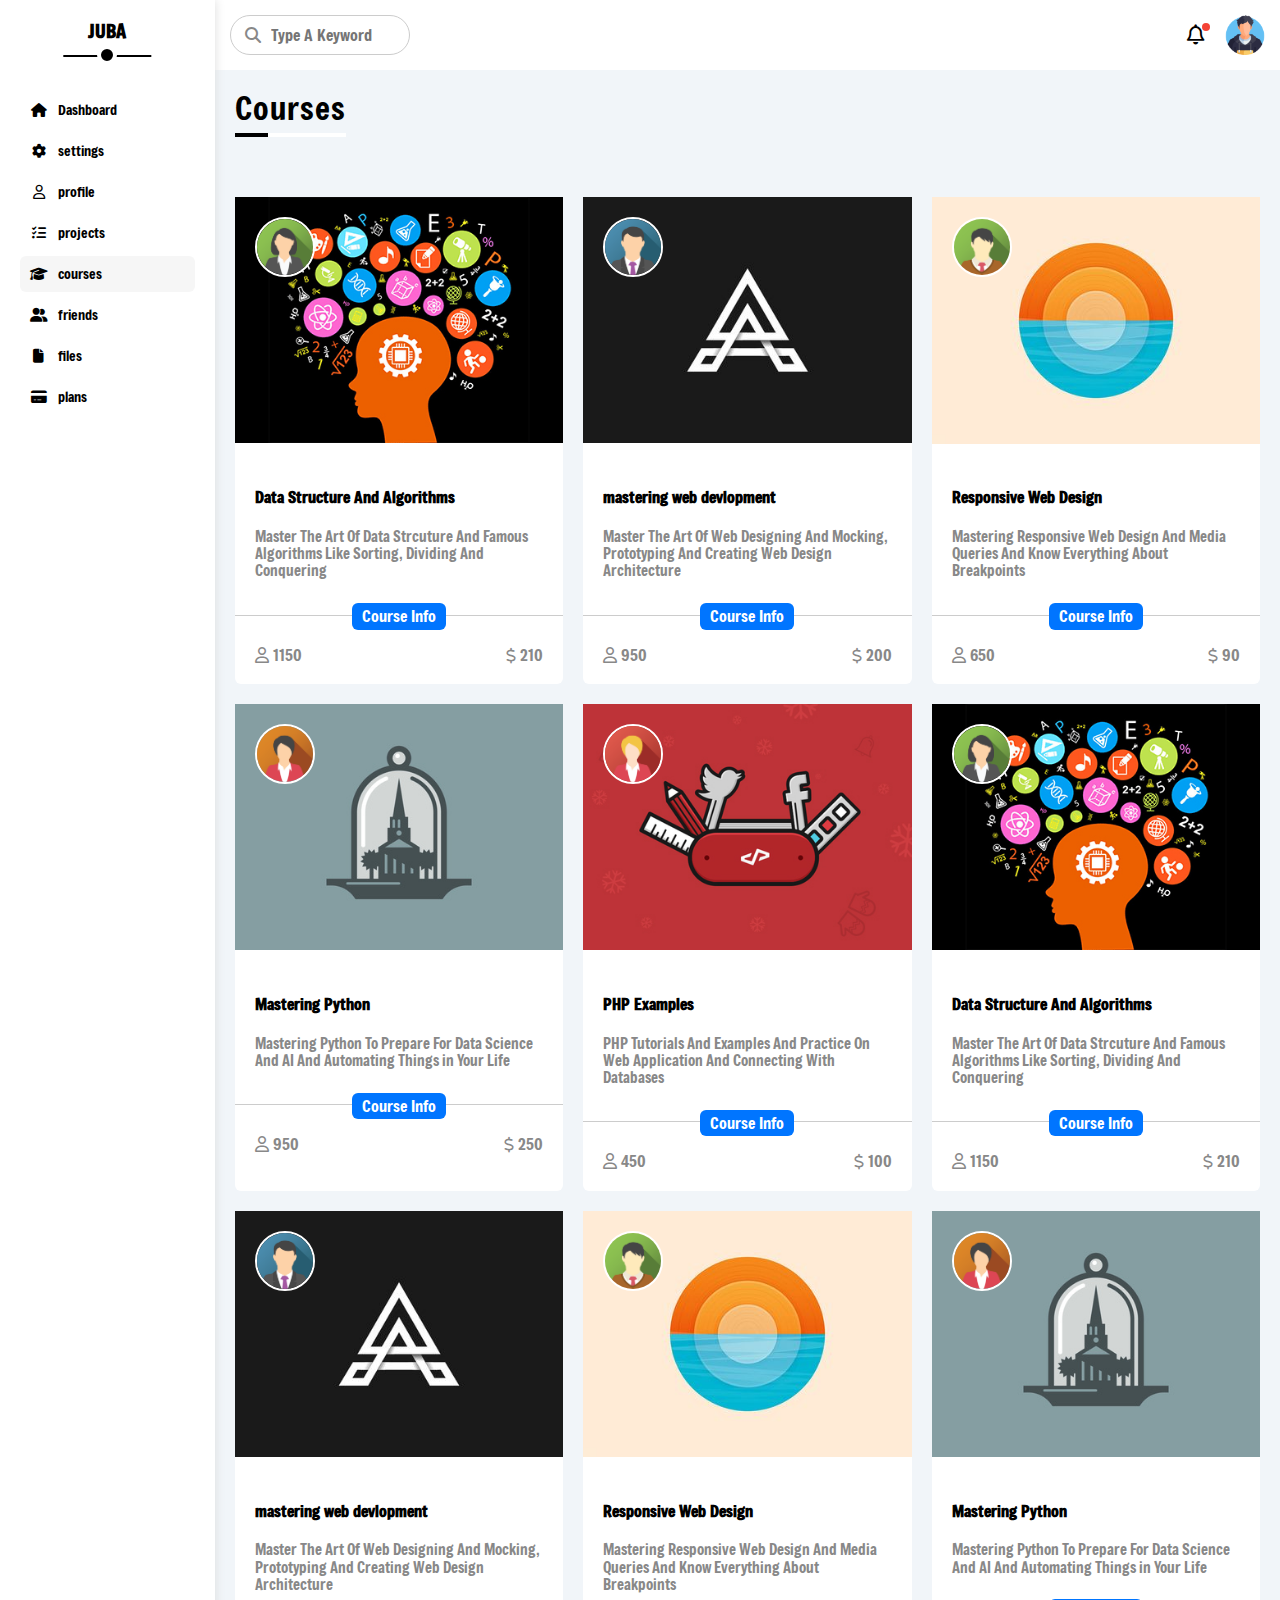
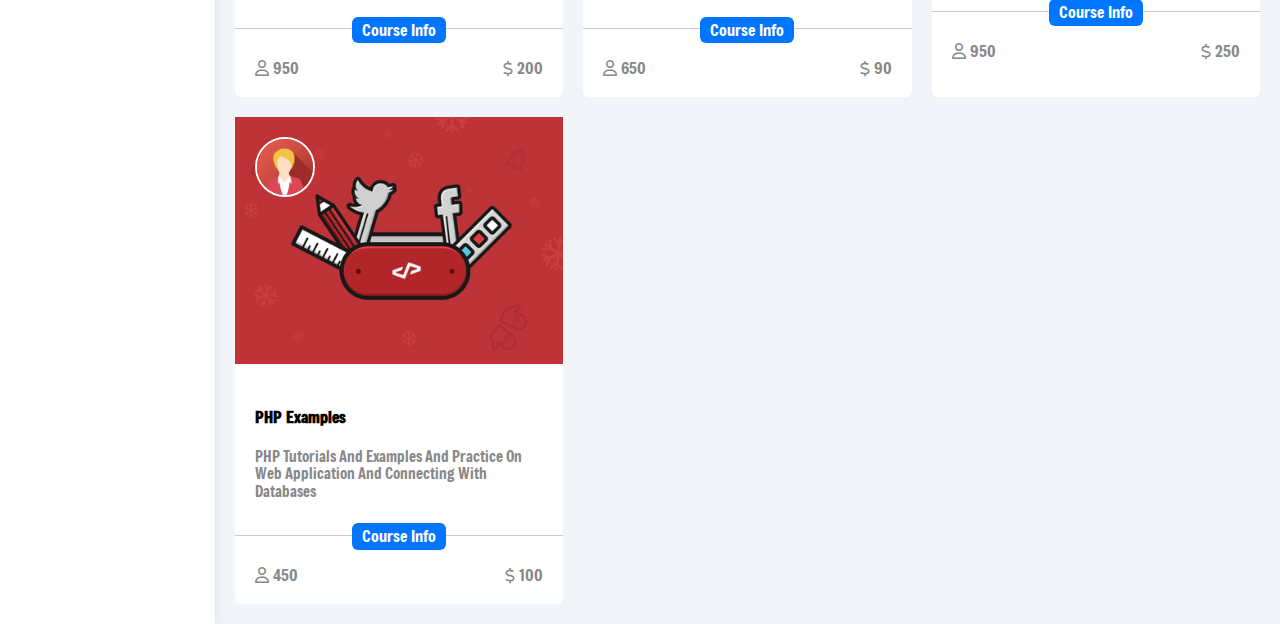
<file: courses.html>
<!DOCTYPE html>
<html lang="en">
<head>
    <meta charset="UTF-8">
    <meta name="viewport" content="width=device-width, initial-scale=1.0">
    <title>courses</title>
    <link rel="stylesheet" href="css/framework.css">
    <link rel="stylesheet" href="css/normallize.css">
    <link rel="stylesheet" href="css/main.css">
    <link rel="stylesheet" href="css/all.min.css">
    <!-- google fonts -->
    <link rel="preconnect" href="https://fonts.googleapis.com">
    <link rel="preconnect" href="https://fonts.gstatic.com" crossorigin>
    <link href="https://fonts.googleapis.com/css2?family=Freeman&display=swap" rel="stylesheet">
</head>
<body>
    <div class="page d-flex">
        <div class="sidebar bg-white p-20 p-relative">
        <h3 class="p-relative txt-c mt-0">JUBA</h3>
        <ul>
            <li>
                <a class="d-flex align-center fs-14 c-black rad-6 p-10" href="index.html">
                    <i class="fa-solid fa-house fa-fw"></i>
                    <span>Dashboard</span>
                </a>
            </li>
            <li>
                <a class=" d-flex align-center fs-14 c-black rad-6 p-10" href="setting.html">
                    <i class="fa-solid fa-gear fa-fw"></i>
                    <span>settings</span>
                </a>
            </li>
            <li>
                <a class=" d-flex align-center fs-14 c-black rad-6 p-10" href="profile.html">
                    <i class="fa-regular fa-user fa-fw"></i>
                    <span>profile</span>
                </a>
            </li>
            <li>
                <a class=" d-flex align-center fs-14 c-black rad-6 p-10" href="projects.html">
                    <i class="fa-solid fa-list-check fa-fw"></i>
                    <span>projects</span>
                </a>
            </li>
            <li>
                <a class=" active d-flex align-center fs-14 c-black rad-6 p-10" href="courses.html">
                    <i class="fa-solid fa-graduation-cap fa-fw"></i>
                    <span>courses</span>
                </a>
            </li>
            <li>
                <a class=" d-flex align-center fs-14 c-black rad-6 p-10" href="friends.html">
                    <i class="fa-solid fa-user-group fa-fw"></i>
                    <span>friends</span>
                </a>
            </li>
            <li>
                <a class=" d-flex align-center fs-14 c-black rad-6 p-10" href="files.html">
                    <i class="fa-solid fa-file fa-fw"></i>
                    <span>files</span>
                </a>
            </li>
            <li>
                <a class="d-flex align-center fs-14 c-black rad-6 p-10" href="plans.html">
                    <i class="fa-solid fa-credit-card fa-fw"></i>
                    <span>plans</span>
                </a>
            </li>
        </ul>
    </div>
        <div class="content w-full">
            <!-- start header -->
            <header class="head bg-white p-15 between-flex">
                <div class="search p-relative">
                <input class="p-10" type="search" placeholder="Type A Keyword" />
            </div>
                <div class="icons d-flex align-center">
                    <span class="notification p-relative">
                    <i class="fa-regular fa-bell fa-lg"></i>
                    </span>
                    <img decoding="async" src="images/boy.png" alt="" />
                </div>
            </header>
            <!-- end header -->
    <h1 class="p-relative">courses</h1>
    <div class="course-page d-grid m-20 gap-20">
        <div class="course bg-white rad-6 p-relative">
            <img class="cover" src="images/course-02.jpg" alt="">
            <img class="tutor p-absolute" src="images/avatars/team-02.png" alt="">
            <div class="info">
                <h4>Data Structure And Algorithms</h4>
                <p class="c-gray fs-15 ">Master The Art Of Data Strcuture And Famous Algorithms Like Sorting, Dividing And Conquering</p>
                <button class="btn-shape b-none bg-blue p-absolute">Course Info</button>
                
            </div>
            <div class="last-div between-flex">
            <span class="c-gray">
                <i class="fa-regular fa-user"></i>
                1150
            </span>
            <span class="c-gray">
                <i class="fa-regular fa-dollar"></i>
                210 
            </span>
            </div>
        </div>
        <div class="course bg-white rad-6 p-relative">
            <img class="cover" src="images/course-01.jpg" alt="">
            <img class="tutor p-absolute" src="images/avatars/team-01.png" alt="">
            <div class="info">
                <h4>mastering web devlopment</h4>
                <p class="c-gray fs-15 ">Master The Art Of Web Designing And Mocking, Prototyping And Creating Web Design Architecture</p>
                <button class="btn-shape b-none bg-blue p-absolute">Course Info</button>
                
            </div>
            <div class="last-div between-flex">
            <span class="c-gray">
                <i class="fa-regular fa-user"></i>
                950
            </span>
            <span class="c-gray">
                <i class="fa-regular fa-dollar"></i>
                200 
            </span>
            </div>
        </div>
        <div class="course bg-white rad-6 p-relative">
            <img class="cover" src="images/course-03.jpg" alt="">
            <img class="tutor p-absolute" src="images/avatars/team-03.png" alt="">
            <div class="info">
                <h4>Responsive Web Design</h4>
                <p class="c-gray fs-15 ">Mastering Responsive Web Design And Media Queries And Know Everything About Breakpoints</p>
                <button class="btn-shape b-none bg-blue p-absolute">Course Info</button>
                
            </div>
            <div class="last-div between-flex">
            <span class="c-gray">
                <i class="fa-regular fa-user"></i>
                650
            </span>
            <span class="c-gray">
                <i class="fa-regular fa-dollar"></i>
                90 
            </span>
            </div>
        </div>
        <div class="course bg-white rad-6 p-relative">
            <img class="cover" src="images/course-04.jpg" alt="">
            <img class="tutor p-absolute" src="images/avatars/team-04.png" alt="">
            <div class="info">
                <h4>Mastering Python</h4>
                <p class="c-gray fs-15 ">Mastering Python To Prepare For Data Science And AI And Automating Things in Your Life</p>
                <button class="btn-shape b-none bg-blue p-absolute">Course Info</button>
                
            </div>
            <div class="last-div between-flex">
            <span class="c-gray">
                <i class="fa-regular fa-user"></i>
                950
            </span>
            <span class="c-gray">
                <i class="fa-regular fa-dollar"></i>
                250 
            </span>
            </div>
        </div>
        <div class="course bg-white rad-6 p-relative">
            <img class="cover" src="images/course-05.jpg" alt="">
            <img class="tutor p-absolute" src="images/avatars/team-05.png" alt="">
            <div class="info">
                <h4>PHP Examples</h4>
                <p class="c-gray fs-15 ">PHP Tutorials And Examples And Practice On Web Application And Connecting With Databases</p>
                <button class="btn-shape b-none bg-blue p-absolute">Course Info</button>
                
            </div>
            <div class="last-div between-flex">
            <span class="c-gray">
                <i class="fa-regular fa-user"></i>
                450
            </span>
            <span class="c-gray">
                <i class="fa-regular fa-dollar"></i>
                100 
            </span>
            </div>
        </div>
        <div class="course bg-white rad-6 p-relative">
            <img class="cover" src="images/course-02.jpg" alt="">
            <img class="tutor p-absolute" src="images/avatars/team-02.png" alt="">
            <div class="info">
                <h4>Data Structure And Algorithms</h4>
                <p class="c-gray fs-15 ">Master The Art Of Data Strcuture And Famous Algorithms Like Sorting, Dividing And Conquering</p>
                <button class="btn-shape b-none bg-blue p-absolute">Course Info</button>
                
            </div>
            <div class="last-div between-flex">
            <span class="c-gray">
                <i class="fa-regular fa-user"></i>
                1150
            </span>
            <span class="c-gray">
                <i class="fa-regular fa-dollar"></i>
                210 
            </span>
            </div>
        </div>
        <div class="course bg-white rad-6 p-relative">
            <img class="cover" src="images/course-01.jpg" alt="">
            <img class="tutor p-absolute" src="images/avatars/team-01.png" alt="">
            <div class="info">
                <h4>mastering web devlopment</h4>
                <p class="c-gray fs-15 ">Master The Art Of Web Designing And Mocking, Prototyping And Creating Web Design Architecture</p>
                <button class="btn-shape b-none bg-blue p-absolute">Course Info</button>
                
            </div>
            <div class="last-div between-flex">
            <span class="c-gray">
                <i class="fa-regular fa-user"></i>
                950
            </span>
            <span class="c-gray">
                <i class="fa-regular fa-dollar"></i>
                200 
            </span>
            </div>
        </div>
        <div class="course bg-white rad-6 p-relative">
            <img class="cover" src="images/course-03.jpg" alt="">
            <img class="tutor p-absolute" src="images/avatars/team-03.png" alt="">
            <div class="info">
                <h4>Responsive Web Design</h4>
                <p class="c-gray fs-15 ">Mastering Responsive Web Design And Media Queries And Know Everything About Breakpoints</p>
                <button class="btn-shape b-none bg-blue p-absolute">Course Info</button>
                
            </div>
            <div class="last-div between-flex">
            <span class="c-gray">
                <i class="fa-regular fa-user"></i>
                650
            </span>
            <span class="c-gray">
                <i class="fa-regular fa-dollar"></i>
                90 
            </span>
            </div>
        </div>
        <div class="course bg-white rad-6 p-relative">
            <img class="cover" src="images/course-04.jpg" alt="">
            <img class="tutor p-absolute" src="images/avatars/team-04.png" alt="">
            <div class="info">
                <h4>Mastering Python</h4>
                <p class="c-gray fs-15 ">Mastering Python To Prepare For Data Science And AI And Automating Things in Your Life</p>
                <button class="btn-shape b-none bg-blue p-absolute">Course Info</button>
                
            </div>
            <div class="last-div between-flex">
            <span class="c-gray">
                <i class="fa-regular fa-user"></i>
                950
            </span>
            <span class="c-gray">
                <i class="fa-regular fa-dollar"></i>
                250 
            </span>
            </div>
        </div>
        <div class="course bg-white rad-6 p-relative">
            <img class="cover" src="images/course-05.jpg" alt="">
            <img class="tutor p-absolute" src="images/avatars/team-05.png" alt="">
            <div class="info">
                <h4>PHP Examples</h4>
                <p class="c-gray fs-15 ">PHP Tutorials And Examples And Practice On Web Application And Connecting With Databases</p>
                <button class="btn-shape b-none bg-blue p-absolute">Course Info</button>
                
            </div>
            <div class="last-div between-flex">
            <span class="c-gray">
                <i class="fa-regular fa-user"></i>
                450
            </span>
            <span class="c-gray">
                <i class="fa-regular fa-dollar"></i>
                100 
            </span>
            </div>
        </div>
        </div>
    </div>

</body>
</html>
</file>
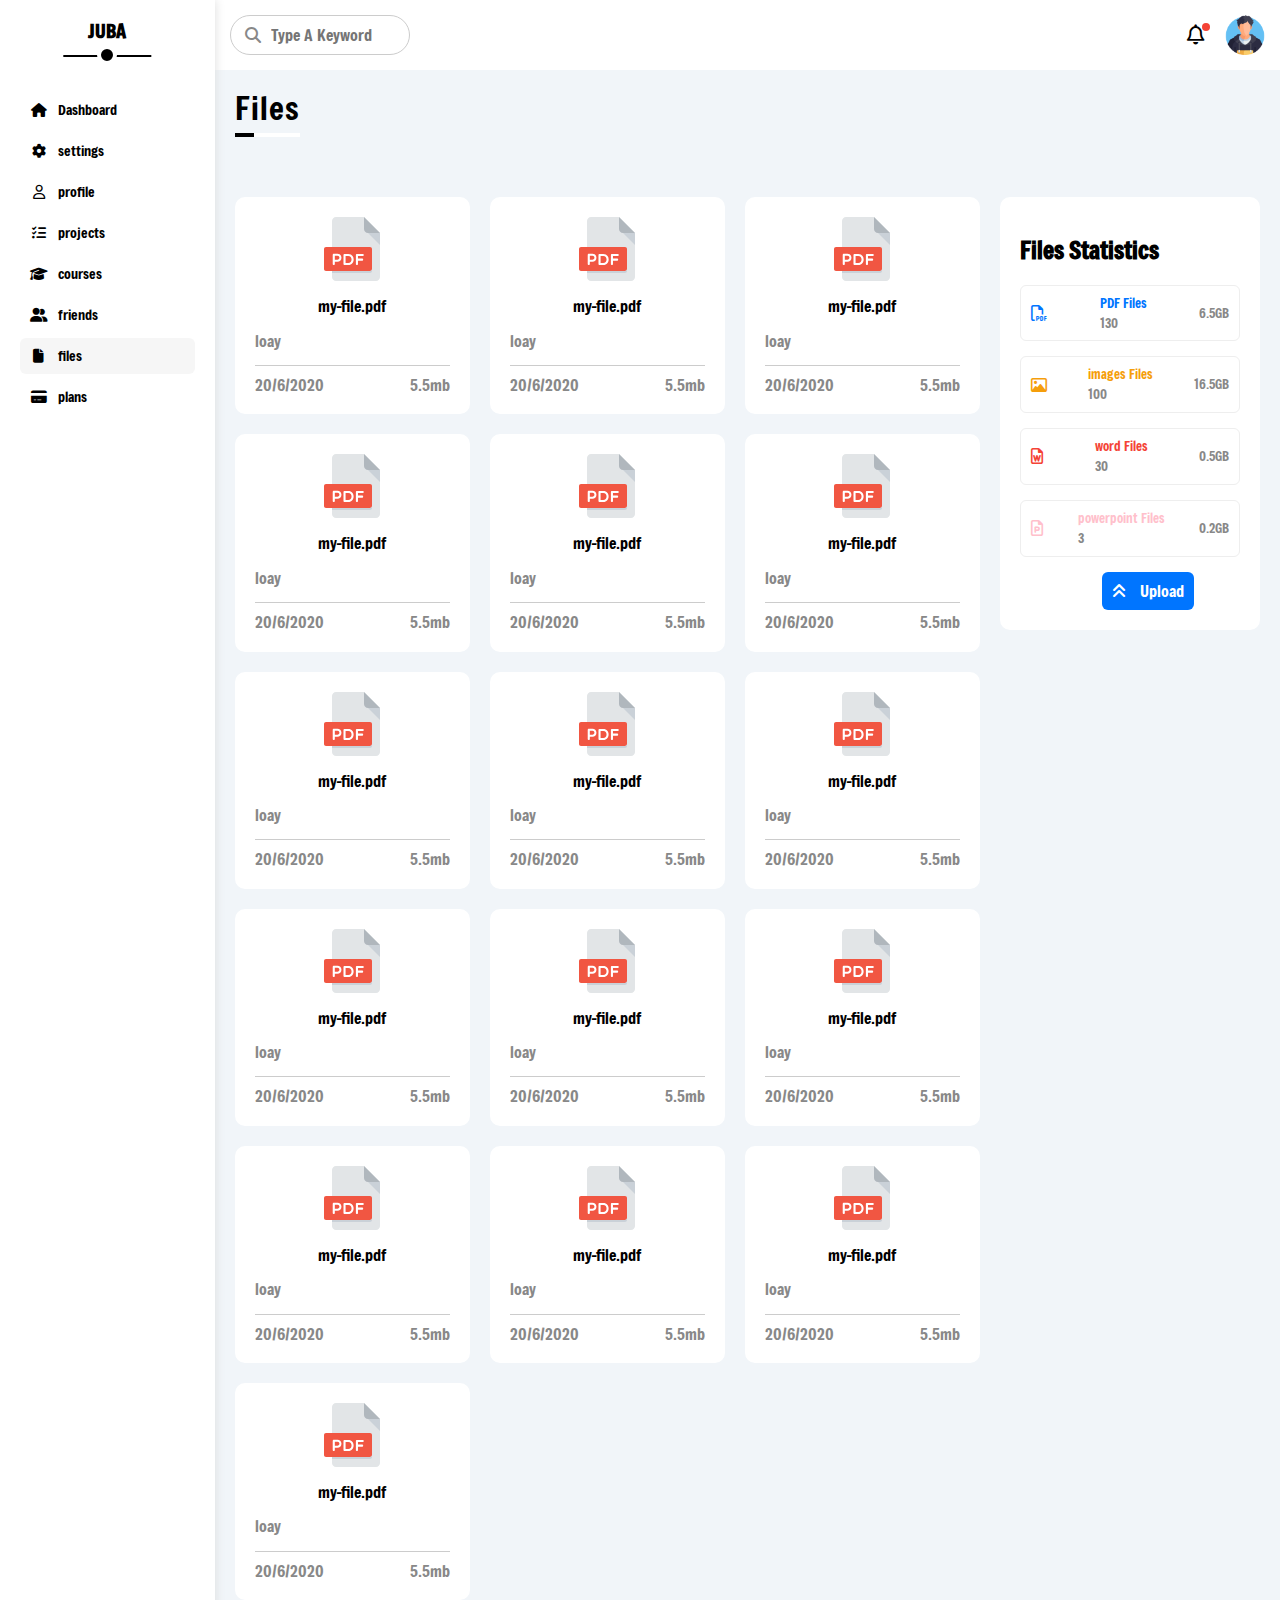
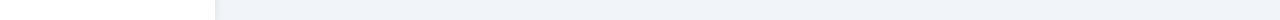
<file: files.html>
<!DOCTYPE html>
<html lang="en">
<head>
    <meta charset="UTF-8">
    <meta name="viewport" content="width=device-width, initial-scale=1.0">
    <title>files</title>
    <link rel="stylesheet" href="css/framework.css">
    <link rel="stylesheet" href="css/normallize.css">
    <link rel="stylesheet" href="css/main.css">
    <link rel="stylesheet" href="css/all.min.css">
    <!-- google fonts -->
    <link rel="preconnect" href="https://fonts.googleapis.com">
    <link rel="preconnect" href="https://fonts.gstatic.com" crossorigin>
    <link href="https://fonts.googleapis.com/css2?family=Freeman&display=swap" rel="stylesheet">
</head>
<body>
    <div class="page d-flex">
        <div class="sidebar bg-white p-20 p-relative">
        <h3 class="p-relative txt-c mt-0">JUBA</h3>
        <ul>
            <li>
                <a class="d-flex align-center fs-14 c-black rad-6 p-10" href="index.html">
                    <i class="fa-solid fa-house fa-fw"></i>
                    <span>Dashboard</span>
                </a>
            </li>
            <li>
                <a class=" d-flex align-center fs-14 c-black rad-6 p-10" href="setting.html">
                    <i class="fa-solid fa-gear fa-fw"></i>
                    <span>settings</span>
                </a>
            </li>
            <li>
                <a class=" d-flex align-center fs-14 c-black rad-6 p-10" href="profile.html">
                    <i class="fa-regular fa-user fa-fw"></i>
                    <span>profile</span>
                </a>
            </li>
            <li>
                <a class=" d-flex align-center fs-14 c-black rad-6 p-10" href="projects.html">
                    <i class="fa-solid fa-list-check fa-fw"></i>
                    <span>projects</span>
                </a>
            </li>
            <li>
                <a class=" d-flex align-center fs-14 c-black rad-6 p-10" href="courses.html">
                    <i class="fa-solid fa-graduation-cap fa-fw"></i>
                    <span>courses</span>
                </a>
            </li>
            <li>
                <a class=" d-flex align-center fs-14 c-black rad-6 p-10" href="friends.html">
                    <i class="fa-solid fa-user-group fa-fw"></i>
                    <span>friends</span>
                </a>
            </li>
            <li>
                <a class=" active d-flex align-center fs-14 c-black rad-6 p-10" href="files.html">
                    <i class="fa-solid fa-file fa-fw"></i>
                    <span>files</span>
                </a>
            </li>
            <li>
                <a class="d-flex align-center fs-14 c-black rad-6 p-10" href="plans.html">
                    <i class="fa-solid fa-credit-card fa-fw"></i>
                    <span>plans</span>
                </a>
            </li>
        </ul>
    </div>
        <div class="content w-full">
            <!-- start header -->
            <header class="head bg-white p-15 between-flex">
                <div class="search p-relative">
                <input class="p-10" type="search" placeholder="Type A Keyword" />
            </div>
                <div class="icons d-flex align-center">
                    <span class="notification p-relative">
                    <i class="fa-regular fa-bell fa-lg"></i>
                    </span>
                    <img decoding="async" src="images/boy.png" alt="" />
                </div>
            </header>
            <!-- end header -->
    <h1 class="p-relative">files</h1>
    <div class="files-page d-flex m-20 gap-20">
        <article class=" d-grid">

            <div class="holder p-20 bg-white rad-10">
                <img  src="images/Files/pdf.svg" alt="">
                <p class="txt-c">my-file.pdf</p>
                <p class="c-gray mb-15">loay</p>
                <div class="data c-gray between-flex">
                    <span>20/6/2020</span>
                    <span>5.5mb</span>
                </div>
            </div>
            <div class="holder p-20 bg-white rad-10">
                <img  src="images/Files/pdf.svg" alt="">
                <p class="txt-c">my-file.pdf</p>
                <p class="c-gray mb-15">loay</p>
                <div class="data c-gray between-flex">
                    <span>20/6/2020</span>
                    <span>5.5mb</span>
                </div>
            </div>
            <div class="holder p-20 bg-white rad-10">
                <img  src="images/Files/pdf.svg" alt="">
                <p class="txt-c">my-file.pdf</p>
                <p class="c-gray mb-15">loay</p>
                <div class="data c-gray between-flex">
                    <span>20/6/2020</span>
                    <span>5.5mb</span>
                </div>
            </div>
            <div class="holder p-20 bg-white rad-10">
                <img  src="images/Files/pdf.svg" alt="">
                <p class="txt-c">my-file.pdf</p>
                <p class="c-gray mb-15">loay</p>
                <div class="data c-gray between-flex">
                    <span>20/6/2020</span>
                    <span>5.5mb</span>
                </div>
            </div>
            <div class="holder p-20 bg-white rad-10">
                <img  src="images/Files/pdf.svg" alt="">
                <p class="txt-c">my-file.pdf</p>
                <p class="c-gray mb-15">loay</p>
                <div class="data c-gray between-flex">
                    <span>20/6/2020</span>
                    <span>5.5mb</span>
                </div>
            </div>
            <div class="holder p-20 bg-white rad-10">
                <img  src="images/Files/pdf.svg" alt="">
                <p class="txt-c">my-file.pdf</p>
                <p class="c-gray mb-15">loay</p>
                <div class="data c-gray between-flex">
                    <span>20/6/2020</span>
                    <span>5.5mb</span>
                </div>
            </div>
            <div class="holder p-20 bg-white rad-10">
                <img  src="images/Files/pdf.svg" alt="">
                <p class="txt-c">my-file.pdf</p>
                <p class="c-gray mb-15">loay</p>
                <div class="data c-gray between-flex">
                    <span>20/6/2020</span>
                    <span>5.5mb</span>
                </div>
            </div>
            <div class="holder p-20 bg-white rad-10">
                <img  src="images/Files/pdf.svg" alt="">
                <p class="txt-c">my-file.pdf</p>
                <p class="c-gray mb-15">loay</p>
                <div class="data c-gray between-flex">
                    <span>20/6/2020</span>
                    <span>5.5mb</span>
                </div>
            </div>
            <div class="holder p-20 bg-white rad-10">
                <img  src="images/Files/pdf.svg" alt="">
                <p class="txt-c">my-file.pdf</p>
                <p class="c-gray mb-15">loay</p>
                <div class="data c-gray between-flex">
                    <span>20/6/2020</span>
                    <span>5.5mb</span>
                </div>
            </div>
            <div class="holder p-20 bg-white rad-10">
                <img  src="images/Files/pdf.svg" alt="">
                <p class="txt-c">my-file.pdf</p>
                <p class="c-gray mb-15">loay</p>
                <div class="data c-gray between-flex">
                    <span>20/6/2020</span>
                    <span>5.5mb</span>
                </div>
            </div>
            <div class="holder p-20 bg-white rad-10">
                <img  src="images/Files/pdf.svg" alt="">
                <p class="txt-c">my-file.pdf</p>
                <p class="c-gray mb-15">loay</p>
                <div class="data c-gray between-flex">
                    <span>20/6/2020</span>
                    <span>5.5mb</span>
                </div>
            </div>
            <div class="holder p-20 bg-white rad-10">
                <img  src="images/Files/pdf.svg" alt="">
                <p class="txt-c">my-file.pdf</p>
                <p class="c-gray mb-15">loay</p>
                <div class="data c-gray between-flex">
                    <span>20/6/2020</span>
                    <span>5.5mb</span>
                </div>
            </div>
            <div class="holder p-20 bg-white rad-10">
                <img  src="images/Files/pdf.svg" alt="">
                <p class="txt-c">my-file.pdf</p>
                <p class="c-gray mb-15">loay</p>
                <div class="data c-gray between-flex">
                    <span>20/6/2020</span>
                    <span>5.5mb</span>
                </div>
            </div>
            <div class="holder p-20 bg-white rad-10">
                <img  src="images/Files/pdf.svg" alt="">
                <p class="txt-c">my-file.pdf</p>
                <p class="c-gray mb-15">loay</p>
                <div class="data c-gray between-flex">
                    <span>20/6/2020</span>
                    <span>5.5mb</span>
                </div>
            </div>
            <div class="holder p-20 bg-white rad-10">
                <img  src="images/Files/pdf.svg" alt="">
                <p class="txt-c">my-file.pdf</p>
                <p class="c-gray mb-15">loay</p>
                <div class="data c-gray between-flex">
                    <span>20/6/2020</span>
                    <span>5.5mb</span>
                </div>
            </div>
            <div class="holder p-20 bg-white rad-10">
                <img  src="images/Files/pdf.svg" alt="">
                <p class="txt-c">my-file.pdf</p>
                <p class="c-gray mb-15">loay</p>
                <div class="data c-gray between-flex">
                    <span>20/6/2020</span>
                    <span>5.5mb</span>
                </div>
            </div>
        
        </article>


        <aside class="bg-white p-20 rad-10 files-stats">
            <h2>Files Statistics</h2>
            <div class="d-flex align-center border-eee p-10 rad-6 mb-15 fs-13 between-flex p-relative">
                <i class="fa-regular fa-file-pdf fa-lg blue center-flex c-blue icon "></i>
                <div class="info">
                    <span class="c-blue">PDF Files</span>
                    <span class="c-grey d-block mt-5">130</span>
                </div>
                <div class="size c-grey">6.5GB</div>
            </div>
            <div class="d-flex align-center border-eee p-10 rad-6 mb-15 fs-13 between-flex p-relative">
                <i class="fa-regular fa-image fa-lg blue center-flex c-orange icon "></i>
                <div class="info">
                    <span class="c-orange">images Files</span>
                    <span class="c-grey d-block mt-5">100</span>
                </div>
                <div class="size c-grey">16.5GB</div>
            </div>
            <div class="d-flex align-center border-eee p-10 rad-6 mb-15 fs-13 between-flex p-relative">
                <i class="fa-regular fa-file-word fa-lg blue center-flex c-red icon "></i>
                <div class="info">
                    <span class="c-red">word Files</span>
                    <span class="c-grey d-block mt-5">30</span>
                </div>
                <div class="size c-grey">0.5GB</div>
            </div>
            <div class="d-flex align-center border-eee p-10 rad-6 mb-15 fs-13 between-flex p-relative">
                <i class="fa-regular fa-file-powerpoint fa-lg blue center-flex c-pink icon "></i>
                <div class="info">
                    <span class="c-pink">powerpoint Files</span>
                    <span class="c-grey d-block mt-5">3</span>
                </div>
                <div class="size c-grey">0.2GB</div>
            </div>
            <button class="btn-shape b-none rad-10 bg-blue c-white"><i class="fa-solid fa-angles-up mr-10"></i></i> <span>Upload</span></button>



        </aside>
    </div>


    </div>

</body>
</html>
</file>
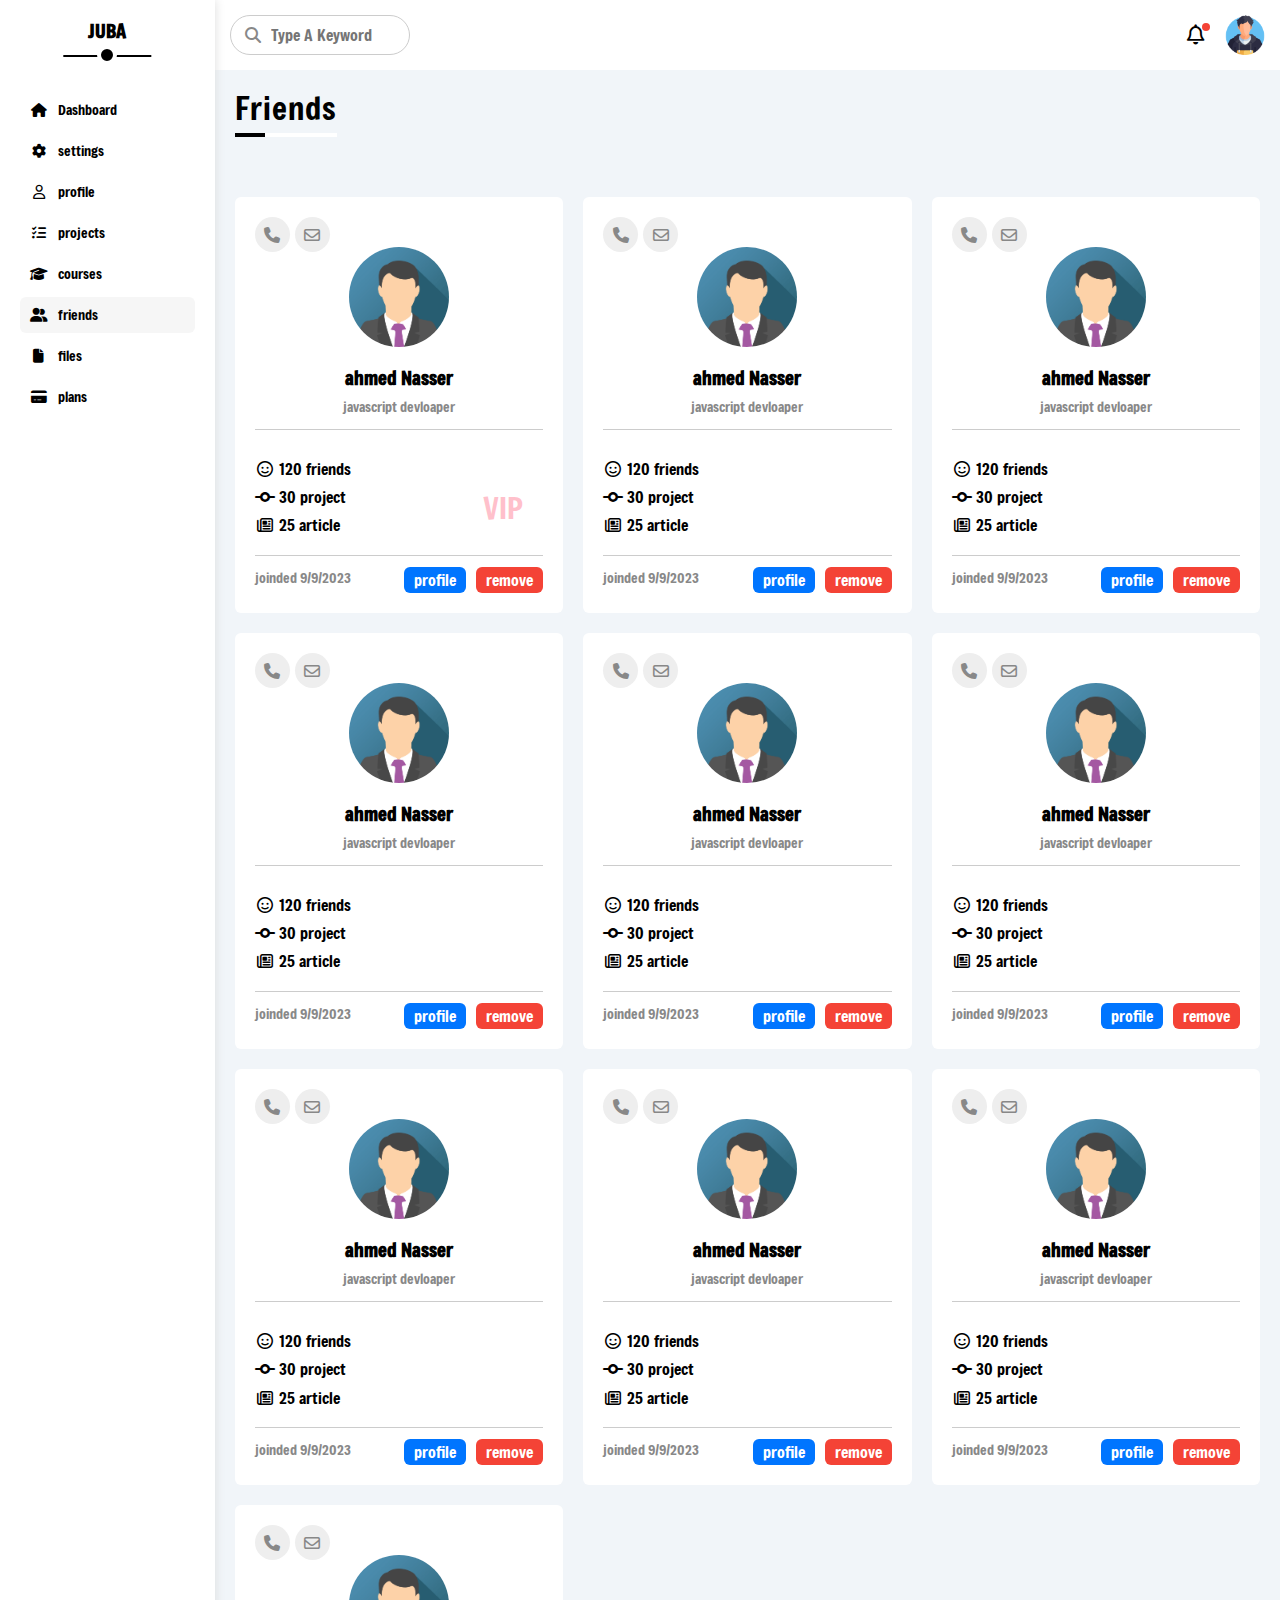
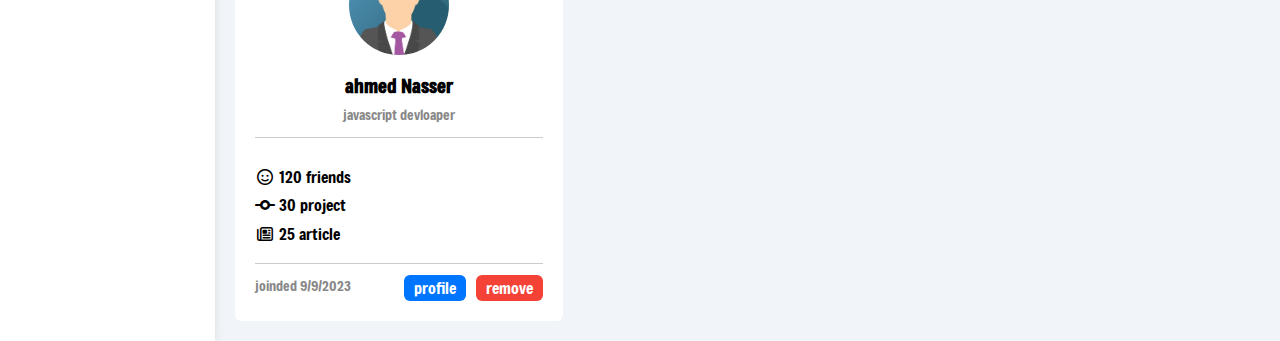
<file: friends.html>
<!DOCTYPE html>
<html lang="en">
<head>
    <meta charset="UTF-8">
    <meta name="viewport" content="width=device-width, initial-scale=1.0">
    <title>friends</title>
    <link rel="stylesheet" href="css/framework.css">
    <link rel="stylesheet" href="css/normallize.css">
    <link rel="stylesheet" href="css/main.css">
    <link rel="stylesheet" href="css/all.min.css">
    <!-- google fonts -->
    <link rel="preconnect" href="https://fonts.googleapis.com">
    <link rel="preconnect" href="https://fonts.gstatic.com" crossorigin>
    <link href="https://fonts.googleapis.com/css2?family=Freeman&display=swap" rel="stylesheet">
</head>
<body>
    <div class="page d-flex">
        <div class="sidebar bg-white p-20 p-relative">
        <h3 class="p-relative txt-c mt-0">JUBA</h3>
        <ul>
            <li>
                <a class="d-flex align-center fs-14 c-black rad-6 p-10" href="index.html">
                    <i class="fa-solid fa-house fa-fw"></i>
                    <span>Dashboard</span>
                </a>
            </li>
            <li>
                <a class=" d-flex align-center fs-14 c-black rad-6 p-10" href="setting.html">
                    <i class="fa-solid fa-gear fa-fw"></i>
                    <span>settings</span>
                </a>
            </li>
            <li>
                <a class=" d-flex align-center fs-14 c-black rad-6 p-10" href="profile.html">
                    <i class="fa-regular fa-user fa-fw"></i>
                    <span>profile</span>
                </a>
            </li>
            <li>
                <a class=" d-flex align-center fs-14 c-black rad-6 p-10" href="projects.html">
                    <i class="fa-solid fa-list-check fa-fw"></i>
                    <span>projects</span>
                </a>
            </li>
            <li>
                <a class=" d-flex align-center fs-14 c-black rad-6 p-10" href="courses.html">
                    <i class="fa-solid fa-graduation-cap fa-fw"></i>
                    <span>courses</span>
                </a>
            </li>
            <li>
                <a class=" active d-flex align-center fs-14 c-black rad-6 p-10" href="friends.html">
                    <i class="fa-solid fa-user-group fa-fw"></i>
                    <span>friends</span>
                </a>
            </li>
            <li>
                <a class=" d-flex align-center fs-14 c-black rad-6 p-10" href="files.html">
                    <i class="fa-solid fa-file fa-fw"></i>
                    <span>files</span>
                </a>
            </li>
            <li>
                <a class="d-flex align-center fs-14 c-black rad-6 p-10" href="plans.html">
                    <i class="fa-solid fa-credit-card fa-fw"></i>
                    <span>plans</span>
                </a>
            </li>
        </ul>
    </div>
        <div class="content w-full">
            <!-- start header -->
            <header class="head bg-white p-15 between-flex">
                <div class="search p-relative">
                <input class="p-10" type="search" placeholder="Type A Keyword" />
            </div>
                <div class="icons d-flex align-center">
                    <span class="notification p-relative">
                    <i class="fa-regular fa-bell fa-lg"></i>
                    </span>
                    <img decoding="async" src="images/boy.png" alt="" />
                </div>
            </header>
            <!-- end header -->
    <h1 class="p-relative">friends</h1>
    <div class="friends-page d-grid m-20 gap-20">
        <div class="friend bg-white rad-6 p-relative p-20">
             
                <i class="fa-solid fa-phone p-absolute phone"></i>
                <i class="fa-regular fa-envelope p-absolute envelope"></i>
            
            <div class="info">
            <img src="images/avatars/team-01.png" alt="">
            <h3 class="m-0 mt-20 mb-10">ahmed Nasser</h3>
            <p class="c-gray fs-14 mt-0">javascript devloaper</p>
        </div>
        <div class="stats p-relative">
            <span class="d-block"><i class="fa-regular fa-face-smile fa-fw"></i> 120 friends</span>
            <span class="d-block"><i class="fa-solid fa-code-commit fa-fw"></i> 30 project</span>
            <span class="d-block"><i class="fa-regular fa-newspaper fa-fw"></i> 25 article</span>
            <span class="vip p-absolute c-pink ">VIP</span>
        </div>
        <div class="last-div p-relative">
        <p class="c-gray fs-14">joinded 9/9/2023</p>
        <div class="buttons d-flex">
            <button class="btn-shape b-none bg-blue c-white ">profile</button>
            <button class="btn-shape b-none bg-red c-white ">remove</button>
        </div>
        </div>
    </div>
    <div class="friend bg-white rad-6 p-relative p-20">
             
        <i class="fa-solid fa-phone p-absolute phone"></i>
        <i class="fa-regular fa-envelope p-absolute envelope"></i>
    
    <div class="info">
    <img src="images/avatars/team-01.png" alt="">
    <h3 class="m-0 mt-20 mb-10">ahmed Nasser</h3>
    <p class="c-gray fs-14 mt-0">javascript devloaper</p>
</div>
<div class="stats">
    <span class="d-block"><i class="fa-regular fa-face-smile fa-fw"></i> 120 friends</span>
    <span class="d-block"><i class="fa-solid fa-code-commit fa-fw"></i> 30 project</span>
    <span class="d-block"><i class="fa-regular fa-newspaper fa-fw"></i> 25 article</span>
</div>
<div class="last-div p-relative">
<p class="c-gray fs-14">joinded 9/9/2023</p>
<div class="buttons d-flex">
    <button class="btn-shape b-none bg-blue c-white ">profile</button>
    <button class="btn-shape b-none bg-red c-white ">remove</button>
</div>
</div>
</div>
<div class="friend bg-white rad-6 p-relative p-20">
             
    <i class="fa-solid fa-phone p-absolute phone"></i>
    <i class="fa-regular fa-envelope p-absolute envelope"></i>

<div class="info">
<img src="images/avatars/team-01.png" alt="">
<h3 class="m-0 mt-20 mb-10">ahmed Nasser</h3>
<p class="c-gray fs-14 mt-0">javascript devloaper</p>
</div>
<div class="stats">
<span class="d-block"><i class="fa-regular fa-face-smile fa-fw"></i> 120 friends</span>
<span class="d-block"><i class="fa-solid fa-code-commit fa-fw"></i> 30 project</span>
<span class="d-block"><i class="fa-regular fa-newspaper fa-fw"></i> 25 article</span>
</div>
<div class="last-div p-relative">
<p class="c-gray fs-14">joinded 9/9/2023</p>
<div class="buttons d-flex">
<button class="btn-shape b-none bg-blue c-white ">profile</button>
<button class="btn-shape b-none bg-red c-white ">remove</button>
</div>
</div>
</div>
<div class="friend bg-white rad-6 p-relative p-20">
             
    <i class="fa-solid fa-phone p-absolute phone"></i>
    <i class="fa-regular fa-envelope p-absolute envelope"></i>

<div class="info">
<img src="images/avatars/team-01.png" alt="">
<h3 class="m-0 mt-20 mb-10">ahmed Nasser</h3>
<p class="c-gray fs-14 mt-0">javascript devloaper</p>
</div>
<div class="stats">
<span class="d-block"><i class="fa-regular fa-face-smile fa-fw"></i> 120 friends</span>
<span class="d-block"><i class="fa-solid fa-code-commit fa-fw"></i> 30 project</span>
<span class="d-block"><i class="fa-regular fa-newspaper fa-fw"></i> 25 article</span>
</div>
<div class="last-div p-relative">
<p class="c-gray fs-14">joinded 9/9/2023</p>
<div class="buttons d-flex">
<button class="btn-shape b-none bg-blue c-white ">profile</button>
<button class="btn-shape b-none bg-red c-white ">remove</button>
</div>
</div>
</div>
<div class="friend bg-white rad-6 p-relative p-20">
             
    <i class="fa-solid fa-phone p-absolute phone"></i>
    <i class="fa-regular fa-envelope p-absolute envelope"></i>

<div class="info">
<img src="images/avatars/team-01.png" alt="">
<h3 class="m-0 mt-20 mb-10">ahmed Nasser</h3>
<p class="c-gray fs-14 mt-0">javascript devloaper</p>
</div>
<div class="stats">
<span class="d-block"><i class="fa-regular fa-face-smile fa-fw"></i> 120 friends</span>
<span class="d-block"><i class="fa-solid fa-code-commit fa-fw"></i> 30 project</span>
<span class="d-block"><i class="fa-regular fa-newspaper fa-fw"></i> 25 article</span>
</div>
<div class="last-div p-relative">
<p class="c-gray fs-14">joinded 9/9/2023</p>
<div class="buttons d-flex">
<button class="btn-shape b-none bg-blue c-white ">profile</button>
<button class="btn-shape b-none bg-red c-white ">remove</button>
</div>
</div>
</div>
<div class="friend bg-white rad-6 p-relative p-20">
             
    <i class="fa-solid fa-phone p-absolute phone"></i>
    <i class="fa-regular fa-envelope p-absolute envelope"></i>

<div class="info">
<img src="images/avatars/team-01.png" alt="">
<h3 class="m-0 mt-20 mb-10">ahmed Nasser</h3>
<p class="c-gray fs-14 mt-0">javascript devloaper</p>
</div>
<div class="stats">
<span class="d-block"><i class="fa-regular fa-face-smile fa-fw"></i> 120 friends</span>
<span class="d-block"><i class="fa-solid fa-code-commit fa-fw"></i> 30 project</span>
<span class="d-block"><i class="fa-regular fa-newspaper fa-fw"></i> 25 article</span>
</div>
<div class="last-div p-relative">
<p class="c-gray fs-14">joinded 9/9/2023</p>
<div class="buttons d-flex">
<button class="btn-shape b-none bg-blue c-white ">profile</button>
<button class="btn-shape b-none bg-red c-white ">remove</button>
</div>
</div>
</div>
<div class="friend bg-white rad-6 p-relative p-20">
             
    <i class="fa-solid fa-phone p-absolute phone"></i>
    <i class="fa-regular fa-envelope p-absolute envelope"></i>

<div class="info">
<img src="images/avatars/team-01.png" alt="">
<h3 class="m-0 mt-20 mb-10">ahmed Nasser</h3>
<p class="c-gray fs-14 mt-0">javascript devloaper</p>
</div>
<div class="stats">
<span class="d-block"><i class="fa-regular fa-face-smile fa-fw"></i> 120 friends</span>
<span class="d-block"><i class="fa-solid fa-code-commit fa-fw"></i> 30 project</span>
<span class="d-block"><i class="fa-regular fa-newspaper fa-fw"></i> 25 article</span>
</div>
<div class="last-div p-relative">
<p class="c-gray fs-14">joinded 9/9/2023</p>
<div class="buttons d-flex">
<button class="btn-shape b-none bg-blue c-white ">profile</button>
<button class="btn-shape b-none bg-red c-white ">remove</button>
</div>
</div>
</div>
<div class="friend bg-white rad-6 p-relative p-20">
             
    <i class="fa-solid fa-phone p-absolute phone"></i>
    <i class="fa-regular fa-envelope p-absolute envelope"></i>

<div class="info">
<img src="images/avatars/team-01.png" alt="">
<h3 class="m-0 mt-20 mb-10">ahmed Nasser</h3>
<p class="c-gray fs-14 mt-0">javascript devloaper</p>
</div>
<div class="stats">
<span class="d-block"><i class="fa-regular fa-face-smile fa-fw"></i> 120 friends</span>
<span class="d-block"><i class="fa-solid fa-code-commit fa-fw"></i> 30 project</span>
<span class="d-block"><i class="fa-regular fa-newspaper fa-fw"></i> 25 article</span>
</div>
<div class="last-div p-relative">
<p class="c-gray fs-14">joinded 9/9/2023</p>
<div class="buttons d-flex">
<button class="btn-shape b-none bg-blue c-white ">profile</button>
<button class="btn-shape b-none bg-red c-white ">remove</button>
</div>
</div>
</div>
<div class="friend bg-white rad-6 p-relative p-20">
             
    <i class="fa-solid fa-phone p-absolute phone"></i>
    <i class="fa-regular fa-envelope p-absolute envelope"></i>

<div class="info">
<img src="images/avatars/team-01.png" alt="">
<h3 class="m-0 mt-20 mb-10">ahmed Nasser</h3>
<p class="c-gray fs-14 mt-0">javascript devloaper</p>
</div>
<div class="stats">
<span class="d-block"><i class="fa-regular fa-face-smile fa-fw"></i> 120 friends</span>
<span class="d-block"><i class="fa-solid fa-code-commit fa-fw"></i> 30 project</span>
<span class="d-block"><i class="fa-regular fa-newspaper fa-fw"></i> 25 article</span>
</div>
<div class="last-div p-relative">
<p class="c-gray fs-14">joinded 9/9/2023</p>
<div class="buttons d-flex">
<button class="btn-shape b-none bg-blue c-white ">profile</button>
<button class="btn-shape b-none bg-red c-white ">remove</button>
</div>
</div>
</div>
<div class="friend bg-white rad-6 p-relative p-20">
             
    <i class="fa-solid fa-phone p-absolute phone"></i>
    <i class="fa-regular fa-envelope p-absolute envelope"></i>

<div class="info">
<img src="images/avatars/team-01.png" alt="">
<h3 class="m-0 mt-20 mb-10">ahmed Nasser</h3>
<p class="c-gray fs-14 mt-0">javascript devloaper</p>
</div>
<div class="stats">
<span class="d-block"><i class="fa-regular fa-face-smile fa-fw"></i> 120 friends</span>
<span class="d-block"><i class="fa-solid fa-code-commit fa-fw"></i> 30 project</span>
<span class="d-block"><i class="fa-regular fa-newspaper fa-fw"></i> 25 article</span>
</div>
<div class="last-div p-relative">
<p class="c-gray fs-14">joinded 9/9/2023</p>
<div class="buttons d-flex">
<button class="btn-shape b-none bg-blue c-white ">profile</button>
<button class="btn-shape b-none bg-red c-white ">remove</button>
</div>
</div>
</div>

    </div>

    </div>

</body>
</html>
</file>
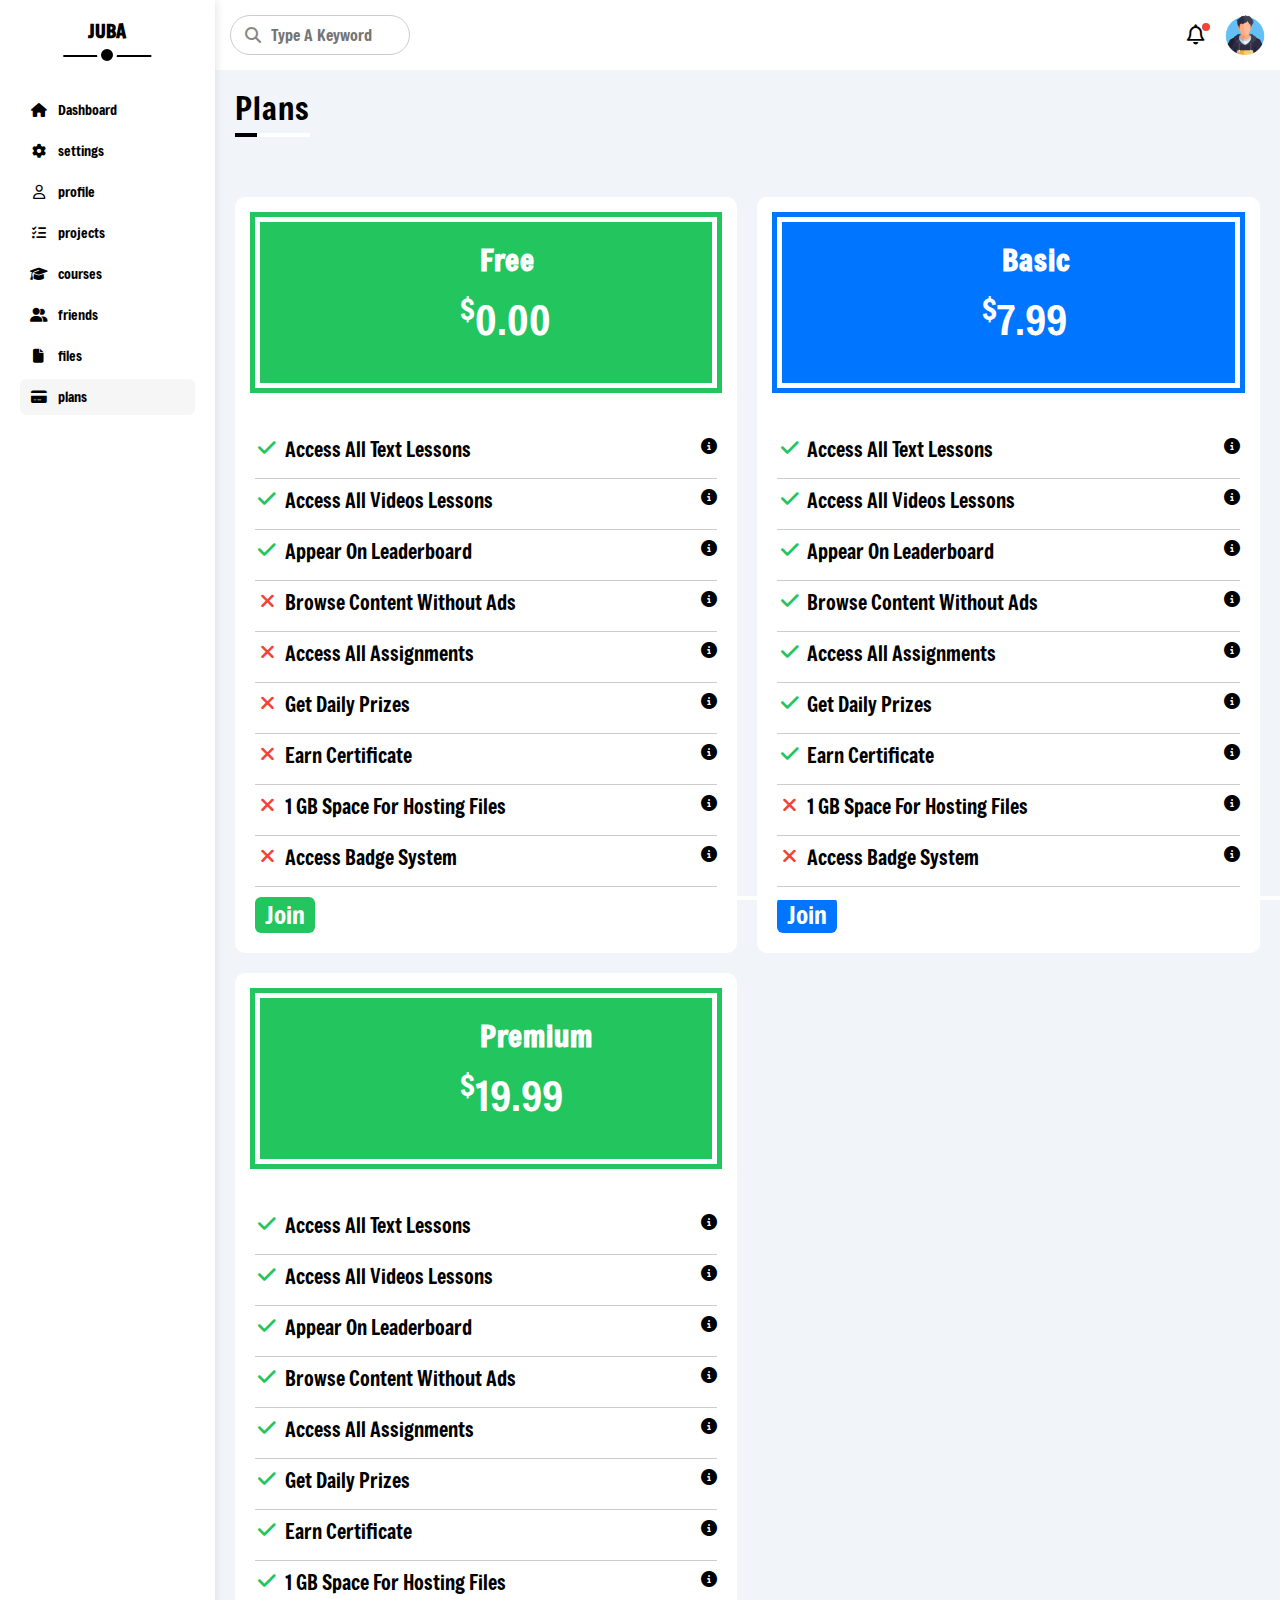
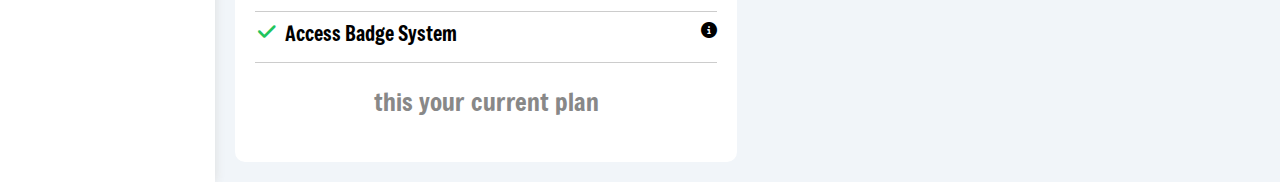
<file: plans.html>
<!DOCTYPE html>
<html lang="en">
<head>
    <meta charset="UTF-8">
    <meta name="viewport" content="width=device-width, initial-scale=1.0">
    <title>plans</title>
    <link rel="stylesheet" href="css/framework.css">
    <link rel="stylesheet" href="css/normallize.css">
    <link rel="stylesheet" href="css/main.css">
    <link rel="stylesheet" href="css/all.min.css">
    <!-- google fonts -->
    <link rel="preconnect" href="https://fonts.googleapis.com">
    <link rel="preconnect" href="https://fonts.gstatic.com" crossorigin>
    <link href="https://fonts.googleapis.com/css2?family=Freeman&display=swap" rel="stylesheet">
</head>
<body>
    <div class="page d-flex">
        <div class="sidebar bg-white p-20 p-relative">
        <h3 class="p-relative txt-c mt-0">JUBA</h3>
        <ul>
            <li>
                <a class="d-flex align-center fs-14 c-black rad-6 p-10" href="index.html">
                    <i class="fa-solid fa-house fa-fw"></i>
                    <span>Dashboard</span>
                </a>
            </li>
            <li>
                <a class=" d-flex align-center fs-14 c-black rad-6 p-10" href="setting.html">
                    <i class="fa-solid fa-gear fa-fw"></i>
                    <span>settings</span>
                </a>
            </li>
            <li>
                <a class=" d-flex align-center fs-14 c-black rad-6 p-10" href="profile.html">
                    <i class="fa-regular fa-user fa-fw"></i>
                    <span>profile</span>
                </a>
            </li>
            <li>
                <a class=" d-flex align-center fs-14 c-black rad-6 p-10" href="projects.html">
                    <i class="fa-solid fa-list-check fa-fw"></i>
                    <span>projects</span>
                </a>
            </li>
            <li>
                <a class=" d-flex align-center fs-14 c-black rad-6 p-10" href="courses.html">
                    <i class="fa-solid fa-graduation-cap fa-fw"></i>
                    <span>courses</span>
                </a>
            </li>
            <li>
                <a class=" d-flex align-center fs-14 c-black rad-6 p-10" href="friends.html">
                    <i class="fa-solid fa-user-group fa-fw"></i>
                    <span>friends</span>
                </a>
            </li>
            <li>
                <a class="  d-flex align-center fs-14 c-black rad-6 p-10" href="files.html">
                    <i class="fa-solid fa-file fa-fw"></i>
                    <span>files</span>
                </a>
            </li>
            <li>
                <a class=" active d-flex align-center fs-14 c-black rad-6 p-10" href="plans.html">
                    <i class="fa-solid fa-credit-card fa-fw"></i>
                    <span>plans</span>
                </a>
            </li>
        </ul>
    </div>
        <div class="content w-full">
            <!-- start header -->
            <header class="head bg-white p-15 between-flex">
                <div class="search p-relative">
                <input class="p-10" type="search" placeholder="Type A Keyword" />
            </div>
                <div class="icons d-flex align-center">
                    <span class="notification p-relative">
                    <i class="fa-regular fa-bell fa-lg"></i>
                    </span>
                    <img decoding="async" src="images/boy.png" alt="" />
                </div>
            </header>
            <!-- end header -->
    <h1 class="p-relative">plans</h1>
        <div class="plans-page d-grid m-20 gap-20">
            <div class="box bg-white rad-10  align-center p-20">
                <div class="price d-block">
                    <h1 class="mb-0">free</h1>
                    <p class="mt-0"><sup>$</sup>0.00</p>
                </div>
                <div class="data d-flex p-relative">
                    <i class="fa-solid fa-check fa-fw yes fs-20 c-green"></i>
                    <span>Access All Text Lessons</span>
                    <i class="fa-solid fa-circle-info help"></i>
                </div>
                <div class="data d-flex p-relative">
                    <i class="fa-solid fa-check fa-fw yes fs-20 c-green"></i>
                    <span>Access All Videos Lessons</span>
                    <i class="fa-solid fa-circle-info help"></i>
                </div>
                <div class="data d-flex p-relative">
                    <i class="fa-solid fa-check fa-fw yes fs-20 c-green"></i>
                    <span>Appear On Leaderboard</span>
                    <i class="fa-solid fa-circle-info help"></i>
                </div>
                <div class="data d-flex p-relative">
                    <i class="fa-solid fa-xmark fa-fw fs-20 c-red"></i>
                    <span>Browse Content Without Ads</span>
                    <i class="fa-solid fa-circle-info help"></i>
                </div>
                <div class="data d-flex p-relative">
                    <i class="fa-solid fa-xmark fa-fw fs-20 c-red"></i>
                    <span>Access All Assignments</span>
                    <i class="fa-solid fa-circle-info help"></i>
                </div>
                <div class="data d-flex p-relative">
                    <i class="fa-solid fa-xmark fa-fw fs-20 c-red"></i>
                    <span>
                        Get Daily Prizes</span>
                    <i class="fa-solid fa-circle-info help"></i>
                </div>
                <div class="data d-flex p-relative">
                    <i class="fa-solid fa-xmark fa-fw fs-20 c-red"></i>
                    <span>
                        Earn Certificate</span>
                    <i class="fa-solid fa-circle-info help"></i>
                </div>
                <div class="data d-flex p-relative">
                    <i class="fa-solid fa-xmark fa-fw fs-20 c-red"></i>
                    <span>
                        1 GB Space For Hosting Files</span>
                    <i class="fa-solid fa-circle-info help"></i>
                </div>
                <div class="data d-flex p-relative">
                    <i class="fa-solid fa-xmark fa-fw fs-20 c-red"></i>
                    <span>
                        Access Badge System</span>
                    <i class="fa-solid fa-circle-info help"></i>
                </div>
                <button class="btn-shape bg-green c-white b-none fs-25 ">Join</button>

            </div>
            <div class="box bg-white rad-10  align-center p-20">
                <div class="price d-block ">
                    <h1 class="mb-0">Basic</h1>
                    <p class="mt-0"><sup>$</sup>7.99</p>
                </div>
                <div class="data d-flex p-relative">
                    <i class="fa-solid fa-check fa-fw yes fs-20 c-green"></i>
                    <span>Access All Text Lessons</span>
                    <i class="fa-solid fa-circle-info help"></i>
                </div>
                <div class="data d-flex p-relative">
                    <i class="fa-solid fa-check fa-fw yes fs-20 c-green"></i>
                    <span>Access All Videos Lessons</span>
                    <i class="fa-solid fa-circle-info help"></i>
                </div>
                <div class="data d-flex p-relative">
                    <i class="fa-solid fa-check fa-fw yes fs-20 c-green"></i>
                    <span>Appear On Leaderboard</span>
                    <i class="fa-solid fa-circle-info help"></i>
                </div>
                <div class="data d-flex p-relative">
                    <i class="fa-solid fa-check fa-fw yes fs-20 c-green"></i>
                    <span>Browse Content Without Ads</span>
                    <i class="fa-solid fa-circle-info help"></i>
                </div>
                <div class="data d-flex p-relative">
                    <i class="fa-solid fa-check fa-fw yes fs-20 c-green"></i>
                    <span>Access All Assignments</span>
                    <i class="fa-solid fa-circle-info help"></i>
                </div>
                <div class="data d-flex p-relative">
                    <i class="fa-solid fa-check fa-fw yes fs-20 c-green"></i>
                    <span> Get Daily Prizes</span>
                    <i class="fa-solid fa-circle-info help"></i>
                </div>
                <div class="data d-flex p-relative">
                    <i class="fa-solid fa-check fa-fw yes fs-20 c-green"></i>
                    <span>
                        Earn Certificate</span>
                    <i class="fa-solid fa-circle-info help"></i>
                </div>
                <div class="data d-flex p-relative">
                    <i class="fa-solid fa-xmark fa-fw fs-20 c-red"></i>
                    <span>
                        1 GB Space For Hosting Files</span>
                    <i class="fa-solid fa-circle-info help"></i>
                </div>
                <div class="data d-flex p-relative">
                    <i class="fa-solid fa-xmark fa-fw fs-20 c-red"></i>
                    <span>
                        Access Badge System</span>
                    <i class="fa-solid fa-circle-info help"></i>
                </div>
                <button class="btn-shape bg-blue c-white b-none fs-25 ">Join</button>
                </div>
        
                <div class="box bg-white rad-10  align-center p-20">
                    <div class="price d-block ">
                        <h1 class="mb-0">Premium</h1>
                        <p class="mt-0"><sup>$</sup>19.99</p>
                    </div>
                    <div class="data d-flex p-relative">
                        <i class="fa-solid fa-check fa-fw yes fs-20 c-green"></i>
                        <span>Access All Text Lessons</span>
                        <i class="fa-solid fa-circle-info help"></i>
                    </div>
                    <div class="data d-flex p-relative">
                        <i class="fa-solid fa-check fa-fw yes fs-20 c-green"></i>
                        <span>Access All Videos Lessons</span>
                        <i class="fa-solid fa-circle-info help"></i>
                    </div>
                    <div class="data d-flex p-relative">
                        <i class="fa-solid fa-check fa-fw yes fs-20 c-green"></i>
                        <span>Appear On Leaderboard</span>
                        <i class="fa-solid fa-circle-info help"></i>
                    </div>
                    <div class="data d-flex p-relative">
                        <i class="fa-solid fa-check fa-fw yes fs-20 c-green"></i>
                        <span>Browse Content Without Ads</span>
                        <i class="fa-solid fa-circle-info help"></i>
                    </div>
                    <div class="data d-flex p-relative">
                        <i class="fa-solid fa-check fa-fw yes fs-20 c-green"></i>
                        <span>Access All Assignments</span>
                        <i class="fa-solid fa-circle-info help"></i>
                    </div>
                    <div class="data d-flex p-relative">
                        <i class="fa-solid fa-check fa-fw yes fs-20 c-green"></i>
                        <span>
                            Get Daily Prizes</span>
                        <i class="fa-solid fa-circle-info help"></i>
                    </div>
                    <div class="data d-flex p-relative">
                        <i class="fa-solid fa-check fa-fw yes fs-20 c-green"></i>
                        <span>
                            Earn Certificate</span>
                        <i class="fa-solid fa-circle-info help"></i>
                    </div>
                    <div class="data d-flex p-relative">
                        <i class="fa-solid fa-check fa-fw yes fs-20 c-green"></i>
                        <span>
                            1 GB Space For Hosting Files</span>
                        <i class="fa-solid fa-circle-info help"></i>
                    </div>
                    <div class="data d-flex p-relative">
                        <i class="fa-solid fa-check fa-fw yes fs-20 c-green"></i>
                        <span>
                            Access Badge System</span>
                        <i class="fa-solid fa-circle-info help"></i>
                    </div>
                    <p class="c-gray txt-c fs-25">this your current plan</p>
                    </div>
    
            </div>
            



    </div>

</body>
</html>
</file>
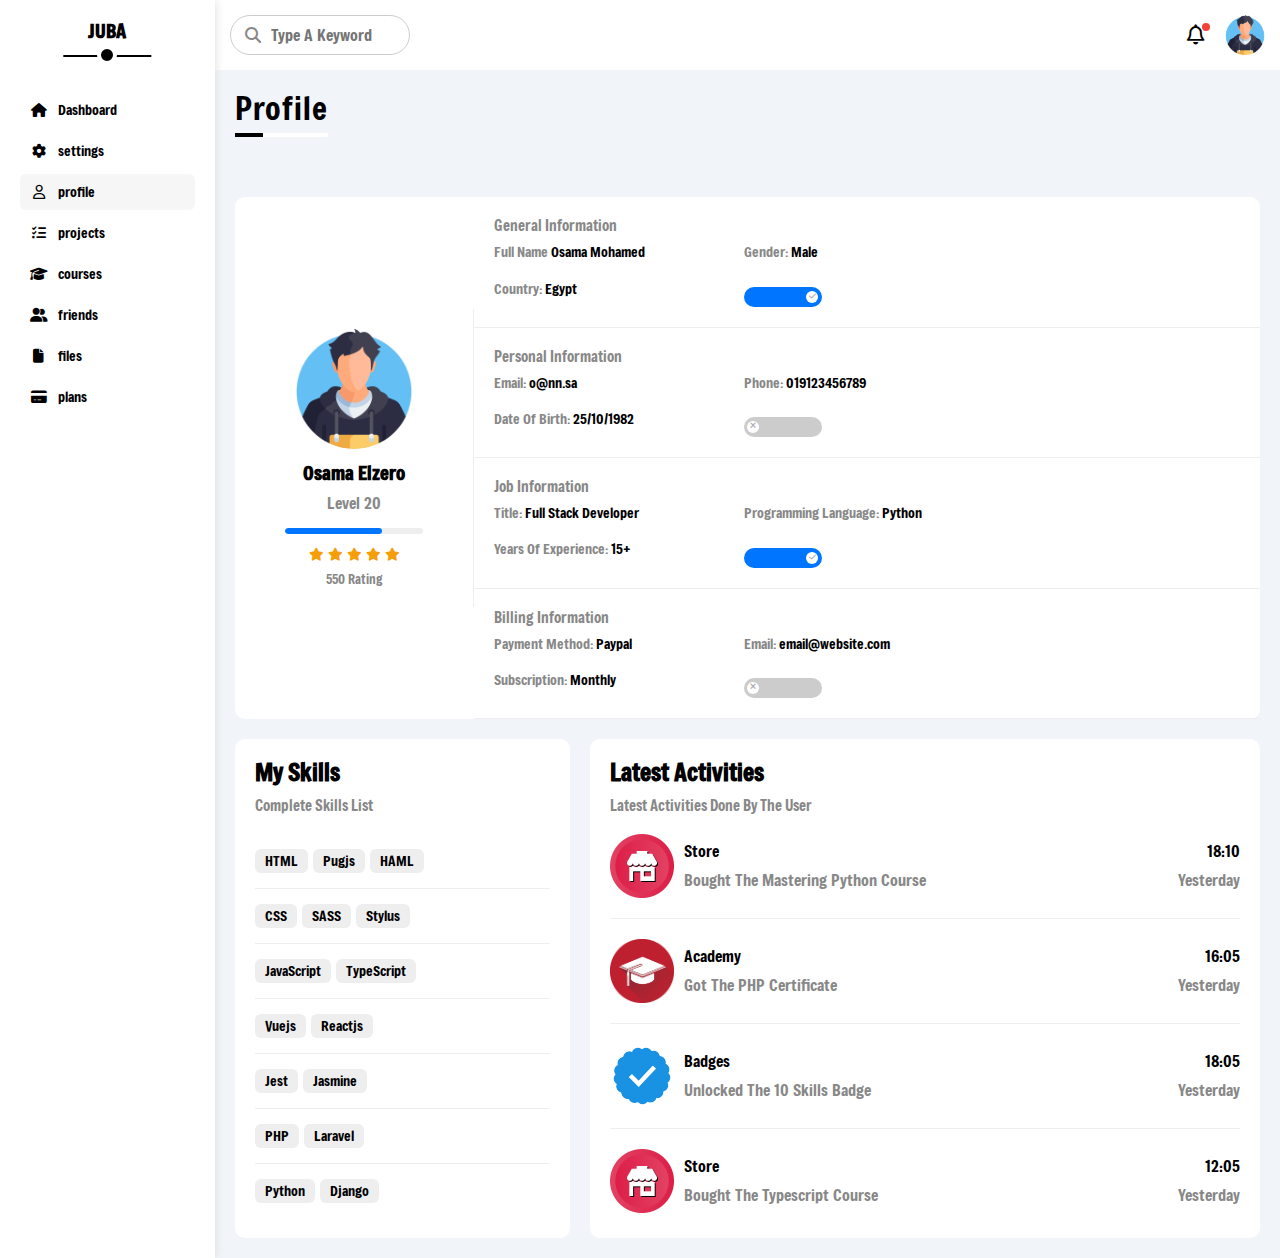
<file: profile.html>
<!DOCTYPE html>
<html lang="en">
<head>
    <meta charset="UTF-8">
    <meta name="viewport" content="width=device-width, initial-scale=1.0">
    <title>profile</title>
    <link rel="stylesheet" href="css/framework.css">
    <link rel="stylesheet" href="css/normallize.css">
    <link rel="stylesheet" href="css/main.css">
    <link rel="stylesheet" href="css/all.min.css">
    <!-- google fonts -->
    <link rel="preconnect" href="https://fonts.googleapis.com">
    <link rel="preconnect" href="https://fonts.gstatic.com" crossorigin>
    <link href="https://fonts.googleapis.com/css2?family=Freeman&display=swap" rel="stylesheet">
</head>
<body>
    <div class="page d-flex">
        <div class="sidebar bg-white p-20 p-relative">
        <h3 class="p-relative txt-c mt-0">JUBA</h3>
        <ul>
            <li>
                <a class="d-flex align-center fs-14 c-black rad-6 p-10" href="index.html">
                    <i class="fa-solid fa-house fa-fw"></i>
                    <span>Dashboard</span>
                </a>
            </li>
            <li>
                <a class=" d-flex align-center fs-14 c-black rad-6 p-10" href="setting.html">
                    <i class="fa-solid fa-gear fa-fw"></i>
                    <span>settings</span>
                </a>
            </li>
            <li>
                <a class="active d-flex align-center fs-14 c-black rad-6 p-10" href="profile.html">
                    <i class="fa-regular fa-user fa-fw"></i>
                    <span>profile</span>
                </a>
            </li>
            <li>
                <a class=" d-flex align-center fs-14 c-black rad-6 p-10" href="projects.html">
                    <i class="fa-solid fa-list-check fa-fw"></i>
                    <span>projects</span>
                </a>
            </li>
            <li>
                <a class="d-flex align-center fs-14 c-black rad-6 p-10" href="courses.html">
                    <i class="fa-solid fa-graduation-cap fa-fw"></i>
                    <span>courses</span>
                </a>
            </li>
            <li>
                <a class=" d-flex align-center fs-14 c-black rad-6 p-10" href="friends.html">
                    <i class="fa-solid fa-user-group fa-fw"></i>
                    <span>friends</span>
                </a>
            </li>
            <li>
                <a class=" d-flex align-center fs-14 c-black rad-6 p-10" href="files.html">
                    <i class="fa-solid fa-file fa-fw"></i>
                    <span>files</span>
                </a>
            </li>
            <li>
                <a class="d-flex align-center fs-14 c-black rad-6 p-10" href="plans.html">
                    <i class="fa-solid fa-credit-card fa-fw"></i>
                    <span>plans</span>
                </a>
            </li>
        </ul>
    </div>
        <div class="content w-full">
            <!-- start header -->
            <header class="head bg-white p-15 between-flex">
                <div class="search p-relative">
                <input class="p-10" type="search" placeholder="Type A Keyword" />
            </div>
                <div class="icons d-flex align-center">
                    <span class="notification p-relative">
                    <i class="fa-regular fa-bell fa-lg"></i>
                    </span>
                    <img decoding="async" src="images/boy.png" alt="" />
                </div>
            </header>
            <!-- end header -->
    <h1 class="p-relative">Profile</h1>
    <div class="profile-page m-20">
        <!-- Start Overview -->
        <div class="overview bg-white rad-10 d-flex align-center">
        <div class="avatar-box txt-c p-20">
            <img class="rad-half mb-10" src="images/boy.png" alt="" />
            <h3 class="m-0">Osama Elzero</h3>
            <p class="c-grey mt-10">Level 20</p>
            <div class="level rad-6 bg-eee p-relative">
            <span style="width: 70%"></span>
            </div>
            <div class="rating mt-10 mb-10">
            <i class="fa-solid fa-star c-orange fs-13"></i>
            <i class="fa-solid fa-star c-orange fs-13"></i>
            <i class="fa-solid fa-star c-orange fs-13"></i>
            <i class="fa-solid fa-star c-orange fs-13"></i>
            <i class="fa-solid fa-star c-orange fs-13"></i>
            </div>
            <p class="c-grey m-0 fs-13">550 Rating</p>
        </div>
        <div class="info-box w-full txt-c-mobile">
            <!-- Start Information Row -->
            <div class="box p-20 d-flex align-center">
            <h4 class="c-grey fs-15 m-0 w-full">General Information</h4>
            <div class="fs-14">
                <span class="c-grey">Full Name</span>
                <span>Osama Mohamed</span>
            </div>
            <div class="fs-14">
                <span class="c-grey">Gender:</span>
                <span>Male</span>
            </div>
            <div class="fs-14">
                <span class="c-grey">Country:</span>
                <span>Egypt</span>
            </div>
            <div class="fs-14">
                <label>
                <input class="toggle-checkbox" type="checkbox" checked />
                <div class="toggle-switch"></div>
                </label>
            </div>
            </div>
            <!-- End Information Row -->
            <!-- Start Information Row -->
            <div class="box p-20 d-flex align-center">
            <h4 class="c-grey w-full fs-15 m-0">Personal Information</h4>
            <div class="fs-14">
                <span class="c-grey">Email:</span>
                <span>o@nn.sa</span>
            </div>
            <div class="fs-14">
                <span class="c-grey">Phone:</span>
                <span>019123456789</span>
            </div>
            <div class="fs-14">
                <span class="c-grey">Date Of Birth:</span>
                <span>25/10/1982</span>
            </div>
            <div class="fs-14">
                <label>
                <input class="toggle-checkbox" type="checkbox" />
                <div class="toggle-switch"></div>
                </label>
            </div>
            </div>
            <!-- End Information Row -->
            <!-- Start Information Row -->
            <div class="box p-20 d-flex align-center">
            <h4 class="c-grey w-full fs-15 m-0">Job Information</h4>
            <div class="fs-14">
                <span class="c-grey">Title:</span>
                <span>Full Stack Developer</span>
            </div>
            <div class="fs-14">
                <span class="c-grey">Programming Language:</span>
                <span>Python</span>
            </div>
            <div class="fs-14">
                <span class="c-grey">Years Of Experience:</span>
                <span>15+</span>
            </div>
            <div class="fs-14">
                <label>
                <input class="toggle-checkbox" type="checkbox" checked />
                <div class="toggle-switch"></div>
                </label>
            </div>
            </div>
            <!-- End Information Row -->
            <!-- Start Information Row -->
            <div class="box p-20 d-flex align-center">
            <h4 class="c-grey w-full fs-15 m-0">Billing Information</h4>
            <div class="fs-14">
                <span class="c-grey">Payment Method:</span>
                <span>Paypal</span>
            </div>
            <div class="fs-14">
                <span class="c-grey">Email:</span>
                <span>email@website.com</span>
            </div>
            <div class="fs-14">
                <span class="c-grey">Subscription:</span>
                <span>Monthly</span>
            </div>
            <div class="fs-14">
                <label>
                <input class="toggle-checkbox" type="checkbox" />
                <div class="toggle-switch"></div>
                </label>
            </div>
            </div>
            <!-- End Information Row -->
        </div>
        </div>
        <!-- End Overview -->
        <!-- Start Other Data -->
        <div class="other-data d-flex gap-20">
        <div class="skills-card p-20 bg-white rad-10 mt-20">
            <h2 class="mt-0 mb-10">My Skills</h2>
            <p class="mt-0 mb-20 c-grey fs-15">Complete Skills List</p>
            <ul class="m-0 txt-c-mobile">
            <li><span>HTML</span><span>Pugjs</span><span>HAML</span></li>
            <li><span>CSS</span><span>SASS</span><span>Stylus</span></li>
            <li><span>JavaScript</span><span>TypeScript</span></li>
            <li><span>Vuejs</span><span>Reactjs</span></li>
            <li><span>Jest</span><span>Jasmine</span></li>
            <li><span>PHP</span><span>Laravel</span></li>
            <li><span>Python</span><span>Django</span></li>
            </ul>
        </div>
        <div class="activities p-20 bg-white rad-10 mt-20">
            <h2 class="mt-0 mb-10">Latest Activities</h2>
            <p class="mt-0 mb-20 c-grey fs-15">Latest Activities Done By The User</p>
            <div class="activity d-flex align-center txt-c-mobile">
            <img src="images//activity-01.png" alt="" />
            <div class="info">
                <span class="d-block mb-10">Store</span>
                <span class="c-grey">Bought The Mastering Python Course</span>
            </div>
            <div class="date">
                <span class="d-block mb-10">18:10</span>
                <span class="c-grey">Yesterday</span>
            </div>
            </div>
            <div class="activity d-flex align-center txt-c-mobile">
            <img src="images//activity-02.png" alt="" />
            <div class="info">
                <span class="d-block mb-10">Academy</span>
                <span class="c-grey">Got The PHP Certificate</span>
            </div>
            <div class="date">
                <span class="d-block mb-10">16:05</span>
                <span class="c-grey">Yesterday</span>
            </div>
            </div>
            <div class="activity d-flex align-center txt-c-mobile">
            <img src="images/activity-03.png" alt="" />
            <div class="info">
                <span class="d-block mb-10">Badges</span>
                <span class="c-grey">Unlocked The 10 Skills Badge</span>
            </div>
            <div class="date">
                <span class="d-block mb-10">18:05</span>
                <span class="c-grey">Yesterday</span>
            </div>
            </div>
            <div class="activity d-flex align-center txt-c-mobile">
            <img src="images//activity-01.png" alt="" />
            <div class="info">
                <span class="d-block mb-10">Store</span>
                <span class="c-grey">Bought The Typescript Course</span>
            </div>
            <div class="date">
                <span class="d-block mb-10">12:05</span>
                <span class="c-grey">Yesterday</span>
            </div>
            </div>
        </div>
        </div>
        <!-- End Other Data -->
    </div>
    </div>
</div>
</body>
</html>
</file>
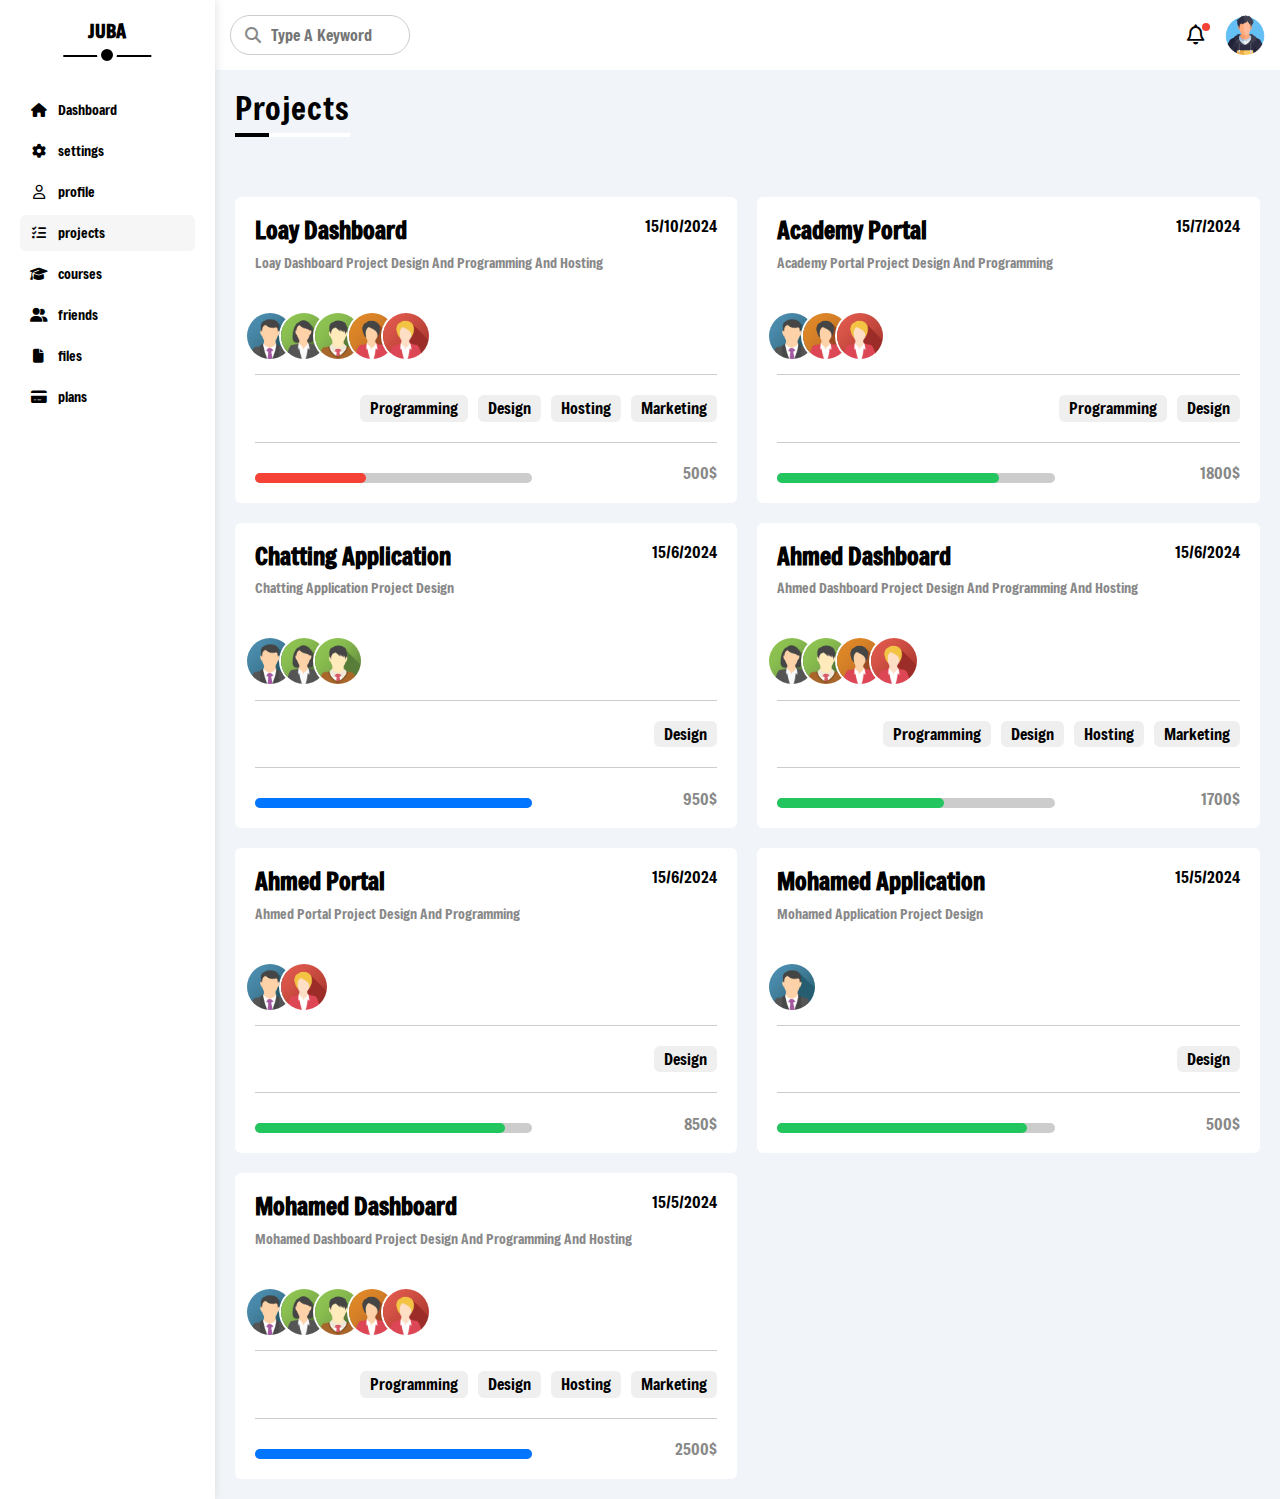
<file: projects.html>
<!DOCTYPE html>
<html lang="en">
<head>
    <meta charset="UTF-8">
    <meta name="viewport" content="width=device-width, initial-scale=1.0">
    <title>projects</title>
    <link rel="stylesheet" href="css/framework.css">
    <link rel="stylesheet" href="css/normallize.css">
    <link rel="stylesheet" href="css/main.css">
    <link rel="stylesheet" href="css/all.min.css">
    <!-- google fonts -->
    <link rel="preconnect" href="https://fonts.googleapis.com">
    <link rel="preconnect" href="https://fonts.gstatic.com" crossorigin>
    <link href="https://fonts.googleapis.com/css2?family=Freeman&display=swap" rel="stylesheet">
</head>
<body>
    <div class="page d-flex">
        <div class="sidebar bg-white p-20 p-relative">
        <h3 class="p-relative txt-c mt-0">JUBA</h3>
        <ul>
            <li>
                <a class="d-flex align-center fs-14 c-black rad-6 p-10" href="index.html">
                    <i class="fa-solid fa-house fa-fw"></i>
                    <span>Dashboard</span>
                </a>
            </li>
            <li>
                <a class=" d-flex align-center fs-14 c-black rad-6 p-10" href="setting.html">
                    <i class="fa-solid fa-gear fa-fw"></i>
                    <span>settings</span>
                </a>
            </li>
            <li>
                <a class=" d-flex align-center fs-14 c-black rad-6 p-10" href="profile.html">
                    <i class="fa-regular fa-user fa-fw"></i>
                    <span>profile</span>
                </a>
            </li>
            <li>
                <a class=" active d-flex align-center fs-14 c-black rad-6 p-10" href="projects.html">
                    <i class="fa-solid fa-list-check fa-fw"></i>
                    <span>projects</span>
                </a>
            </li>
            <li>
                <a class="d-flex align-center fs-14 c-black rad-6 p-10" href="courses.html">
                    <i class="fa-solid fa-graduation-cap fa-fw"></i>
                    <span>courses</span>
                </a>
            </li>
            <li>
                <a class=" d-flex align-center fs-14 c-black rad-6 p-10" href="friends.html">
                    <i class="fa-solid fa-user-group fa-fw"></i>
                    <span>friends</span>
                </a>
            </li>
            <li>
                <a class=" d-flex align-center fs-14 c-black rad-6 p-10" href="files.html">
                    <i class="fa-solid fa-file fa-fw"></i>
                    <span>files</span>
                </a>
            </li>
            <li>
                <a class="d-flex align-center fs-14 c-black rad-6 p-10" href="plans.html">
                    <i class="fa-solid fa-credit-card fa-fw"></i>
                    <span>plans</span>
                </a>
            </li>
        </ul>
    </div>
        <div class="content w-full">
            <!-- start header -->
            <header class="head bg-white p-15 between-flex">
                <div class="search p-relative">
                <input class="p-10" type="search" placeholder="Type A Keyword" />
            </div>
                <div class="icons d-flex align-center">
                    <span class="notification p-relative">
                    <i class="fa-regular fa-bell fa-lg"></i>
                    </span>
                    <img decoding="async" src="images/boy.png" alt="" />
                </div>
            </header>
            <!-- end header -->
    <h1 class="p-relative">projects</h1>
    <div class="project-page d-grid m-20 gap-20">
        <div class="project bg-white p-20 rad-6 p-relative">
            <h2 class="mt-0 mb-10">Loay Dashboard</h2>
            <p class="mt-0 mb-20 c-gray fs-14">Loay Dashboard Project Design And Programming And Hosting</p>
            <span class="date p-absolute">15/10/2024</span>
            <div class="avatars">
                <a href=""><img src="/images/avatars/team-01.png" alt=""></a>
                <a href=""><img src="/images/avatars/team-02.png" alt=""></a>
                <a href=""><img src="/images/avatars/team-03.png" alt=""></a>
                <a href=""><img src="/images/avatars/team-04.png" alt=""></a>
                <a href=""><img src="/images/avatars/team-05.png" alt=""></a>
            </div>
            <div class="keywords d-flex">
                <button class="btn-shape b-none p-20 ">Programming</button>
                <button class="btn-shape b-none p-20">Design</button>
                <button class="btn-shape b-none p-20">Hosting</button>
                <button class="btn-shape b-none p-20">Marketing</button>
            </div>
            <div class="last-div">
            <span class="chart p-relative"></span>
            <span class="money p-absolute c-gray">500$</span>
        </div>
        </div>
        <div class="project bg-white p-20 rad-6 p-relative">
            <h2 class="mt-0 mb-10">Academy Portal</h2>
            <p class="mt-0 mb-20 c-gray fs-14">Academy Portal Project Design And Programming</p>
            <span class="date p-absolute">15/7/2024</span>
            <div class="avatars">
                <a href=""><img src="/images/avatars/team-01.png" alt=""></a>
                <a href=""><img src="/images/avatars/team-04.png" alt=""></a>
                <a href=""><img src="/images/avatars/team-05.png" alt=""></a>
            </div>
            <div class="keywords d-flex">
                <button class="btn-shape b-none p-20 ">Programming</button>
                <button class="btn-shape b-none p-20">Design</button>
            </div>
            <div class="last-div">
            <span class="chart p-relative"></span>
            <span class="money p-absolute c-gray">1800$</span>
        </div>
        </div>
        <div class="project bg-white p-20 rad-6 p-relative">
            <h2 class="mt-0 mb-10">Chatting Application</h2>
            <p class="mt-0 mb-20 c-gray fs-14">Chatting Application Project Design</p>
            <span class="date p-absolute">15/6/2024</span>
            <div class="avatars">
                <a href=""><img src="/images/avatars/team-01.png" alt=""></a>
                <a href=""><img src="/images/avatars/team-02.png" alt=""></a>
                <a href=""><img src="/images/avatars/team-03.png" alt=""></a>
            </div>
            <div class="keywords d-flex">
                <button class="btn-shape b-none p-20">Design</button>
            </div>
            <div class="last-div">
            <span class="chart p-relative"></span>
            <span class="money p-absolute c-gray">950$</span>
        </div>
        </div>
        <div class="project bg-white p-20 rad-6 p-relative">
            <h2 class="mt-0 mb-10">Ahmed Dashboard</h2>
            <p class="mt-0 mb-20 c-gray fs-14">Ahmed Dashboard Project Design And Programming And Hosting</p>
            <span class="date p-absolute">15/6/2024</span>
            <div class="avatars">
                <a href=""><img src="/images/avatars/team-02.png" alt=""></a>
                <a href=""><img src="/images/avatars/team-03.png" alt=""></a>
                <a href=""><img src="/images/avatars/team-04.png" alt=""></a>
                <a href=""><img src="/images/avatars/team-05.png" alt=""></a>
            </div>
            <div class="keywords d-flex">
                <button class="btn-shape b-none p-20 ">Programming</button>
                <button class="btn-shape b-none p-20">Design</button>
                <button class="btn-shape b-none p-20">Hosting</button>
                <button class="btn-shape b-none p-20">Marketing</button>
            </div>
            <div class="last-div">
            <span class="chart p-relative"></span>
            <span class="money p-absolute c-gray">1700$</span>
        </div>
        </div>
        <div class="project bg-white p-20 rad-6 p-relative">
            <h2 class="mt-0 mb-10">Ahmed Portal</h2>
            <p class="mt-0 mb-20 c-gray fs-14">Ahmed Portal Project Design And Programming</p>
            <span class="date p-absolute">15/6/2024</span>
            <div class="avatars">
                <a href=""><img src="/images/avatars/team-01.png" alt=""></a>
                <a href=""><img src="/images/avatars/team-05.png" alt=""></a>
            </div>
            <div class="keywords d-flex">
                <button class="btn-shape b-none p-20">Design</button>
            </div>
            <div class="last-div">
            <span class="chart p-relative"></span>
            <span class="money p-absolute c-gray">850$</span>
        </div>
        </div>
        <div class="project bg-white p-20 rad-6 p-relative">
            <h2 class="mt-0 mb-10">Mohamed Application</h2>
            <p class="mt-0 mb-20 c-gray fs-14">Mohamed Application Project Design</p>
            <span class="date p-absolute">15/5/2024</span>
            <div class="avatars">
                <a href=""><img src="/images/avatars/team-01.png" alt=""></a>
            </div>
            <div class="keywords d-flex">
                <button class="btn-shape b-none p-20">Design</button>
            </div>
            <div class="last-div">
            <span class="chart p-relative"></span>
            <span class="money p-absolute c-gray">500$</span>
        </div>
        </div>
        <div class="project bg-white p-20 rad-6 p-relative">
            <h2 class="mt-0 mb-10">Mohamed Dashboard</h2>
            <p class="mt-0 mb-20 c-gray fs-14">Mohamed Dashboard Project Design And Programming And Hosting</p>
            <span class="date p-absolute">15/5/2024</span>
            <div class="avatars">
                <a href=""><img src="/images/avatars/team-01.png" alt=""></a>
                <a href=""><img src="/images/avatars/team-02.png" alt=""></a>
                <a href=""><img src="/images/avatars/team-03.png" alt=""></a>
                <a href=""><img src="/images/avatars/team-04.png" alt=""></a>
                <a href=""><img src="/images/avatars/team-05.png" alt=""></a>
            </div>
            <div class="keywords d-flex">
                <button class="btn-shape b-none p-20 ">Programming</button>
                <button class="btn-shape b-none p-20">Design</button>
                <button class="btn-shape b-none p-20">Hosting</button>
                <button class="btn-shape b-none p-20">Marketing</button>
            </div>
            <div class="last-div">
            <span class="chart p-relative"></span>
            <span class="money p-absolute c-gray">2500$</span>
        </div>
        </div>
    </div>
</div>
</body>
</html>
</file>
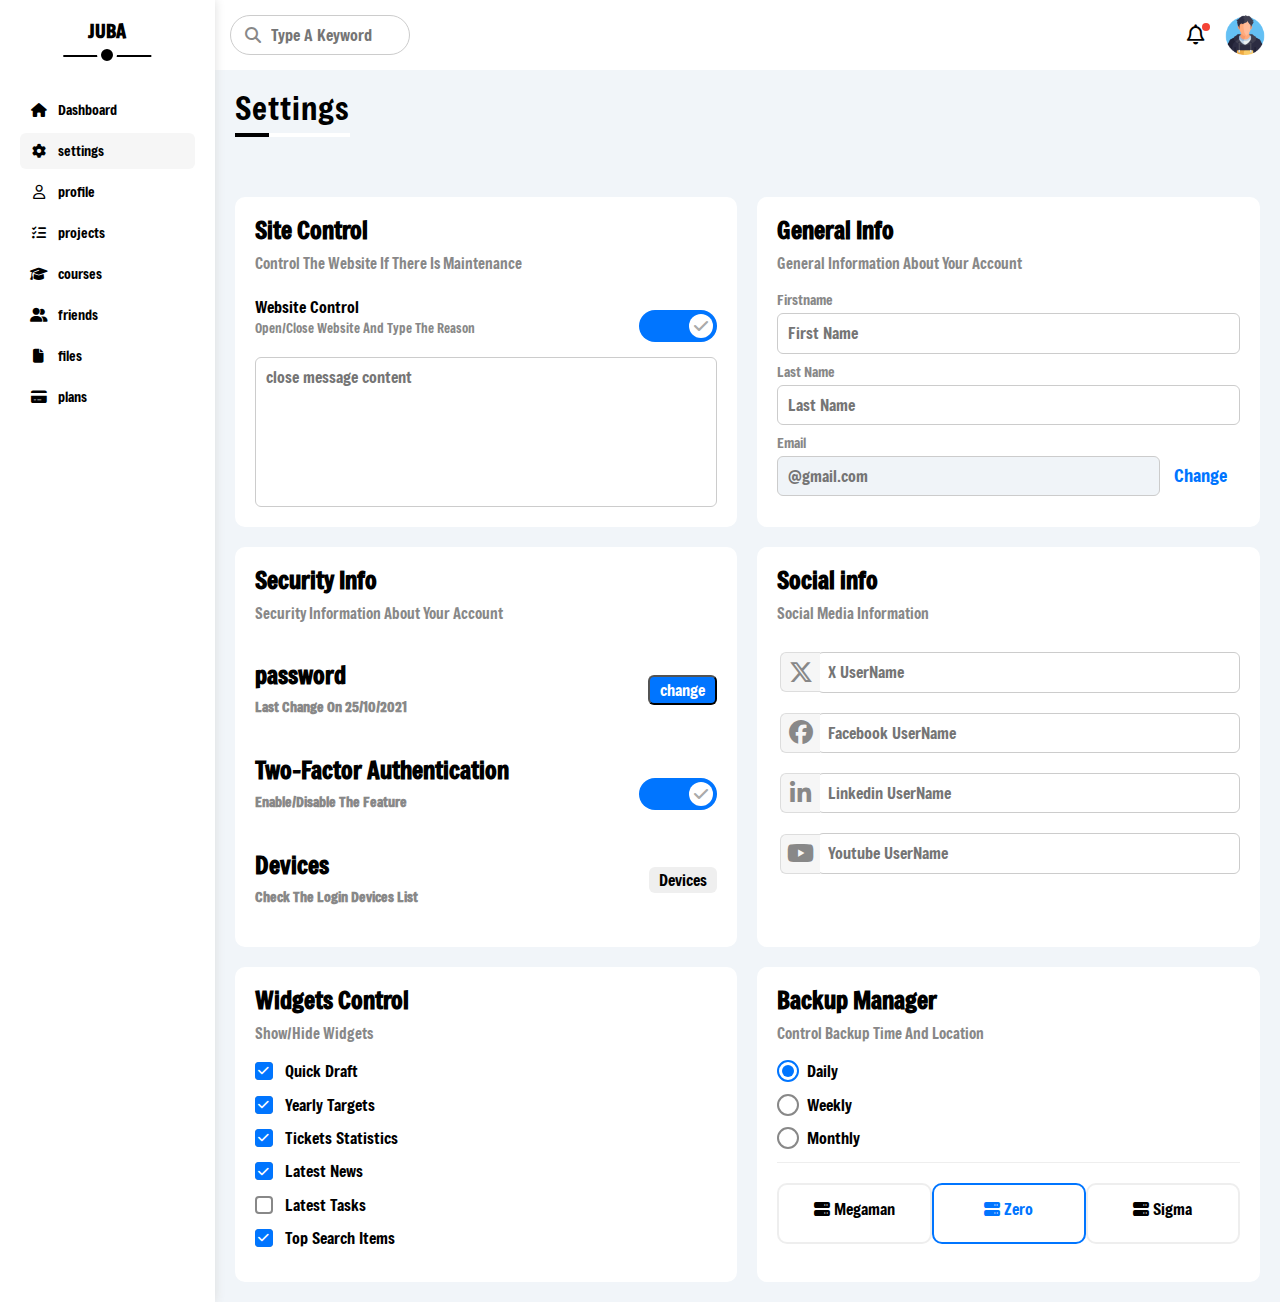
<file: setting.html>
<!DOCTYPE html>
<html lang="en">
<head>
    <meta charset="UTF-8">
    <meta name="viewport" content="width=device-width, initial-scale=1.0">
    <title>settings</title>
    <link rel="stylesheet" href="css/framework.css">
    <link rel="stylesheet" href="css/normallize.css">
    <link rel="stylesheet" href="css/main.css">
    <link rel="stylesheet" href="css/all.min.css">
    <!-- google fonts -->
    <link rel="preconnect" href="https://fonts.googleapis.com">
    <link rel="preconnect" href="https://fonts.gstatic.com" crossorigin>
    <link href="https://fonts.googleapis.com/css2?family=Freeman&display=swap" rel="stylesheet">
</head>
<body>
    <div class="page d-flex">
        <div class="sidebar bg-white p-20 p-relative">
        <h3 class="p-relative txt-c mt-0">JUBA</h3>
        <ul>
            <li>
                <a class="d-flex align-center fs-14 c-black rad-6 p-10" href="index.html">
                    <i class="fa-solid fa-house fa-fw"></i>
                    <span>Dashboard</span>
                </a>
            </li>
            <li>
                <a class="active d-flex align-center fs-14 c-black rad-6 p-10" href="setting.html">
                    <i class="fa-solid fa-gear fa-fw"></i>
                    <span>settings</span>
                </a>
            </li>
            <li>
                <a class=" d-flex align-center fs-14 c-black rad-6 p-10" href="profile.html">
                    <i class="fa-regular fa-user fa-fw"></i>
                    <span>profile</span>
                </a>
            </li>
            <li>
                <a class=" d-flex align-center fs-14 c-black rad-6 p-10" href="projects.html">
                    <i class="fa-solid fa-list-check fa-fw"></i>
                    <span>projects</span>
                </a>
            </li>
            <li>
                <a class="d-flex align-center fs-14 c-black rad-6 p-10" href="courses.html">
                    <i class="fa-solid fa-graduation-cap fa-fw"></i>
                    <span>courses</span>
                </a>
            </li>
            <li>
                <a class=" d-flex align-center fs-14 c-black rad-6 p-10" href="friends.html">
                    <i class="fa-solid fa-user-group fa-fw"></i>
                    <span>friends</span>
                </a>
            </li>
            <li>
                <a class=" d-flex align-center fs-14 c-black rad-6 p-10" href="files.html">
                    <i class="fa-solid fa-file fa-fw"></i>
                    <span>files</span>
                </a>
            </li>
            <li>
                <a class="d-flex align-center fs-14 c-black rad-6 p-10" href="plans.html">
                    <i class="fa-solid fa-credit-card fa-fw"></i>
                    <span>plans</span>
                </a>
            </li>
        </ul>
    </div>
        <div class="content w-full">
            <!-- start header -->
            <header class="head bg-white p-15 between-flex">
                <div class="search p-relative">
                <input class="p-10" type="search" placeholder="Type A Keyword" />
            </div>
                <div class="icons d-flex align-center">
                    <span class="notification p-relative">
                    <i class="fa-regular fa-bell fa-lg"></i>
                    </span>
                    <img decoding="async" src="images/boy.png" alt="" />
                </div>
            </header>
            <!-- end header -->
            <h1 class="p-relative">settings</h1>
            <div class="settings-page m-20 d-grid gap-20">
                <!-- start settings box -->
                <div class="p-20 bg-white rad-10">
                    <h2 class="m-0 mb-10 ">Site Control</h2>
                    <p class="m-0 mb-20 c-gray fs-15 ">Control The Website If There Is Maintenance</p>
                    <div class="mb-15 between-flex">
                        <div>
                            <span>Website Control</span>
                            <p class="c-gray mt-5 mb-0 fs-13">Open/Close Website And Type The Reason</p>
                        </div>
                        <div>
                            <label>
                            <input class="toggle-checkbox" type="checkbox" checked>
                            <div class="toggle-switch"></div>
                            </label>
                        </div>
                    </div>
                    <textarea class="close-message b-none p-10 rad-6 d-block w-full" placeholder="close message content"></textarea>
                </div>
                <!-- end settings box -->
                <!-- start general info -->
                <div class="general-info p-20 bg-white rad-10">
                    <h2 class="m-0 mb-10 ">General Info</h2>
                    <p class="m-0 mb-20 c-gray fs-15 ">General Information About Your Account</p>
                    <div class="inputes">
                        <label class="d-block fs-14 c-gray mb-5 " for="firstname">Firstname</label>
                        <input class="d-block w-full b-none p-10 rad-6 border-ccc" type="text" id="firstname" placeholder="First Name">
                        <label class="d-block fs-14 c-gray mb-5 mt-10" for="Last Name" >Last Name</label>
                        <input class="d-block w-full b-none p-10 rad-6 border-ccc " type="text" id="Last Name" placeholder="Last Name">
                        <label class="d-block fs-14 c-gray mb-5 mt-10" for="Email" >Email</label>                      
                        <input class="b-none p-10 rad-6 border-ccc" type="email" id="Email" placeholder="@gmail.com" disabled>
                        <a class="c-blue">change</a>
                    </div>
                </div>
                <!-- end general info -->
                <!-- start secuirty info -->
                <div class="secuirty p-20 bg-white rad-10">
                    <h2 class="m-0 mb-10 ">Security Info</h2>
                    <p class="m-0 mb-20 c-gray fs-15 ">Security Information About Your Account</p>
                <div class="secuirty-settings between-flex">
                    <h2>password <br><span class="m-0 mb-20 c-gray fs-14">Last Change On 25/10/2021</span></h2>
                    <button class="btn-shape bg-blue c-white">change</button>
                </div>
                <div class="secuirty-settings between-flex">
                    <h2>Two-Factor Authentication <br><span class="m-0 mb-20 c-gray fs-14">Enable/Disable The Feature</span></h2>
                    <label>
                        <input class="toggle-checkbox" type="checkbox" checked>
                        <div class="toggle-switch" ></div>
                    </label>
                </div>
                <div class="secuirty-settings between-flex">
                    <h2>Devices<br><span class="m-0 mb-20 c-gray fs-14">Check The Login Devices List</span></h2>
                    <button class="btn-shape bg-gray  b-none">Devices</button>
                </div>
                </div>
                <!-- end secuirty info -->
                <!-- start social info -->
                <div class="social-info p-20 bg-white rad-10">
                    <h2 class="m-0 mb-10 ">Social info</h2>
                    <p class="m-0 mb-20 c-gray fs-15 ">Social Media Information</p>
                    <div class="box between-flex">
                        <i class="fa-brands fa-x-twitter fa-xl c-gray"></i>
                        <input class="b-none p-10 rad-6 border-ccc mt-10 mb-10" type="text" placeholder="X UserName">
                    </div>
                    <div class="box between-flex">
                        <i class="fa-brands fa-facebook fa-xl c-gray"></i>
                        <input class="b-none p-10 rad-6 border-ccc mt-10 mb-10" type="text" placeholder="Facebook UserName">
                    </div>
                    <div class="box between-flex">
                        <i class="fa-brands fa-linkedin-in fa-xl c-gray"></i>
                        <input class="b-none p-10 rad-6 border-ccc mt-10 mb-10 " type="text" placeholder="Linkedin UserName">
                    </div>
                    <div class="box between-flex">
                        <i class="fa-brands fa-youtube fa-xl c-gray"></i>
                        <input class="b-none p-10 rad-6 border-ccc mt-10 mb-10" type="text" placeholder="Youtube UserName">                
                    </div>
                </div>
                <!-- end social info -->
                <!-- start widget Control -->
                <div class="widgets-control p-20 bg-white rad-10">
                    <h2 class="mt-0 mb-10">Widgets Control</h2>
                    <p class="mt-0 mb-20 c-grey fs-15">Show/Hide Widgets</p>
                    <div class="control d-flex align-center mb-15">
                    <input type="checkbox" id="one" checked />
                    <label for="one">Quick Draft</label>
                </div>
                <div class="control d-flex align-center mb-15">
                    <input type="checkbox" id="two" checked />
                    <label for="two">Yearly Targets</label>
                </div>
                <div class="control d-flex align-center mb-15">
                    <input type="checkbox" id="three" checked />
                    <label for="three">Tickets Statistics</label>
                </div>
                <div class="control d-flex align-center mb-15">
                    <input type="checkbox" id="four" checked />
                    <label for="four">Latest News</label>
                </div>
                <div class="control d-flex align-center mb-15">
                    <input type="checkbox" id="five" />
                    <label for="five">Latest Tasks</label>
                </div>
                <div class="control d-flex align-center mb-15">
                    <input type="checkbox" id="six" checked />
                    <label for="six">Top Search Items</label>
                </div>
                </div>
                <!-- End Settings Box -->
                <!-- Start Settings Box -->
                <div class="backup-control p-20 bg-white rad-10">
                <h2 class="mt-0 mb-10">Backup Manager</h2>
                <p class="mt-0 mb-20 c-grey fs-15">Control Backup Time And Location</p>
                <div class="date d-flex align-center mb-15">
                    <input type="radio" name="time" id="daily" checked />
                    <label for="daily">Daily</label>
                </div>
                <div class="date d-flex align-center mb-15">
                    <input type="radio" name="time" id="weekly" />
                    <label for="weekly">Weekly</label>
                </div>
                <div class="date d-flex align-center mb-15">
                    <input type="radio" name="time" id="monthly" />
                    <label for="monthly">Monthly</label>
                </div>
                <div class="servers d-flex align-center txt-c">
                    <input type="radio" name="servers" id="server-one" />
                    <div class="server mb-15 rad-10 w-full">
                    <label class="d-block m-15" for="server-one">
                        <i class="fa-solid fa-server d-block mb-10"></i>
                        Megaman
                    </label>
                    </div>
                    <input type="radio" name="servers" id="server-two" checked />
                    <div class="server mb-15 rad-10 w-full">
                    <label class="d-block m-15" for="server-two">
                        <i class="fa-solid fa-server d-block mb-10"></i>
                        Zero
                    </label>
                    </div>
                    <input type="radio" name="servers" id="server-three" />
                    <div class="server mb-15 rad-10 w-full">
                    <label class="d-block m-15" for="server-three">
                        <i class="fa-solid fa-server d-block mb-10"></i>
                        Sigma
                    </label>
                    </div>
                </div>
                </div>
                <!-- end backup manager -->
            </div>
        </div>
    </div>
</body>
</html>
                <!-- <label>
                    <input class="toggle-checkbox" type="checkbox" checked>
                    <div class="toggle-switch" ></div>
                </label> -->
</file>
<file: css/framework.css>
:root {
--blue-color: #0075ff;
--blue-alt-color: #0d69d5;
--orange-color: #f59e0b;
--green-color: #22c55e;
--red-color: #f44336;
--grey-color: #888;
}
/* Start Box */
.d-flex {
display: flex;
}
.f-wrap {
flex-wrap: wrap;
}
.align-center {
align-items: center;
}
.space-between {
justify-content: space-between;
}
.d-grid {
display: grid;
}
.gap-20 {
gap: 20px;
}
.d-block {
display: block;
}
@media (max-width: 767px) {
.block-mobile {
    display: block;
}
.hide-mobile {
    display: none;
}
}
/* End Box */
/* Start Padding + Margin */
.p-10 {
padding: 10px;
}
.p-15 {
padding: 15px;
}
.p-20 {
padding: 20px;
}
.pt-10 {
padding-top: 10px;
}
.pt-15 {
padding-top: 15px;
}
.pt-20 {
padding-top: 20px;
}
.pb-10 {
padding-bottom: 10px;
}
.pb-15 {
padding-bottom: 15px;
}
.pb-20 {
padding-bottom: 20px;
}
.pl-15 {
padding-left: 15px;
}
.m-0 {
margin: 0;
}
.m-15 {
margin: 15px;
}
.m-20 {
margin: 20px;
}
.mt-0 {
margin-top: 0;
}
.mt-5 {
margin-top: 5px;
}
.mt-10 {
margin-top: 10px;
}
.mt-15 {
margin-top: 15px;
}
.mt-20 {
margin-top: 20px;
}
.mt-25 {
margin-top: 25px;
}
.mr-10 {
margin-right: 10px;
}
.mr-15 {
margin-right: 15px;
}
.mb-0 {
    margin-bottom: 0px;
}
.mb-5 {
margin-bottom: 5px;
}
.mb-10 {
margin-bottom: 10px;
}
.mb-15 {
margin-bottom: 15px;
}
.mb-20 {
margin-bottom: 20px;
}
.mb-25 {
margin-bottom: 25px;
}
/* End Padding + Margin */
/* Start Color */
.c-black {
color: black;
}
.c-white {
color: white;
}
.c-gray{
    color: var(--grey-color);
}
.c-grey {
color: var(--grey-color);
}
.c-red {
color: var(--red-color);
}
.c-green {
color: var(--green-color);
}
.c-blue {
color: var(--blue-color);
}
.c-orange {
color: var(--orange-color);
}
.c-pink{
    color: pink;
}
.bg-red {
background-color: var(--red-color);
}
.bg-green {
background-color: var(--green-color);
}
.bg-blue {
background-color: var(--blue-color);
}
.bg-orange {
background-color: var(--orange-color);
}
.bg-white {
background-color: white;
}
.bg-eee {
background-color: #eee;
}
/* End Color */
/* Start Position */
.p-relative {
position: relative;
}
.p-absolute {
position: absolute;
}
/* End Position */
/* Start Font */
.txt-c {
text-align: center;
}
.fs-13 {
font-size: 13px;
}
.fs-14 {
font-size: 14px;
}
.fs-15 {
font-size: 15px;
}
.fs-20 {
    font-size: 20px;
}
.fs-25 {
font-size: 25px;
}
.fw-bold {
font-weight: bold;
}
@media (max-width: 767px) {
.txt-c-mobile {
    text-align: center;
}
}
/* End Font */
/* Start Border */
.rad-6 {
border-radius: 6px;
}
.rad-10 {
border-radius: 10px;
}
.rad-half {
border-radius: 50%;
}
.b-none {
border: none;
}
.border-ccc {
border: 1px solid #ccc;
}
.border-eee {
border: 1px solid #eee;
}

/* End Border */
/* Start Width + Height */
.w-full {
width: 100%;
}
.w-100 {
width: 100px;
}
.w-fit {
width: fit-content;
}
.h-full {
height: 100%;
}
.h-100 {
height: 100px;
}
/* End Width + Height */
/* Start Components */
.center-flex {
display: flex;
align-items: center;
justify-content: center;
}
.between-flex {
display: flex;
align-items: center;
justify-content: space-between;
}
.btn-shape {
padding: 4px 10px;
border-radius: 6px;
cursor: pointer;
}
/* End Components */
</file>
<file: css/main.css>
:root {
    --blue-color: #0075ff;
    --blue-alt-color: #0d69d5;
    --orange-color: #f59e0b;
    --green-color: #22c55e;
    --red-color: #f44336;
    --grey-color: #888;
    --transition-duration:0.3s ;
}
*{
    box-sizing: border-box;
}
body{
    font-family: "Freeman", sans-serif;
    font-weight: 400;
    font-style: normal;
}
*:focus{
    outline: none;
}
a{
    text-decoration: none;
}
ul{
    list-style: none;
    padding: 0;
}
::-webkit-scrollbar{
    width: 15px;
}
::-webkit-scrollbar-track{
    background-color: white;
}
::-webkit-scrollbar-thumb{
    background-color: var(--blue-color);
}
::-webkit-scrollbar-thumb:hover{
    background-color: var(--blue-alt-color);
}
.page{
    background-color: #f1f5f9;
    min-height: 100vh;
}
/* start sidebar */
.sidebar{
    width: 250px;
    box-shadow: 0 0 10px #DDD;
}
.sidebar >h3{
    text-transform: capitalize;
    margin-bottom: 50px;
}
.sidebar >h3::before{
    content: "";
    width: 50%;
    height: 2px;
    background-color: black;
    position: absolute;
    bottom: -15px;
    left: 50%;
    transform: translateX(-50%);
}
.sidebar >h3::after{
    content: "";
    width: 12px;
    height: 12px;
    background-color: black;
    position: absolute;
    border-radius: 50%;
    bottom: -23px;
    left: 50%;
    transform: translateX(-50%);
    border:4px solid white;
}

.page .sidebar ul li a{
    transition: var(--transition-duration);
    margin-bottom: 5px;
    
}
.page .sidebar ul li a:hover,
.page .sidebar ul li a.active{
    background-color: #f6f6f6;
}
.page .sidebar ul li a span{
    font-size: 14px;
    margin-left: 10px;
}
@media (max-width:767px) {
    .sidebar{
        width: 58px;
        padding: 10px;
    }
    .sidebar>h3 {
        font-size: 13px;
        margin-bottom: 15px;
    }
    .sidebar >h3::before,
    .sidebar >h3::after{
        display: none;
    }
    .sidebar ul li a span{
        display: none;
    }
}
/* end sidebar */
/* start header */
.content{
    overflow: hidden;
}
header .search::before {
    font-family: var(--fa-style-family-classic);
    content: "\f002";
    font-weight: 900;
    position: absolute;
    top: 50%;
    transform: translateY(-50%);
    margin-right: 20px;
    left: 15px;
    color: var(--grey-color);
}
header .search input{
    border-radius: 20px;
    border:1px solid #ccc;
    padding-left: 40px;
    width: 180px;
    transition: width var(--transition-duration);
}
header .search input:focus{
    width: 200px;
}
header .search input:focus::placeholder{
    color: transparent;
}
header .icons span{
    margin-right: 20px;
}
header .icons span::before{
    content: "";
    width: 8px;
    height: 8px;
    background-color: var(--red-color);
    position: absolute;
    right: -5px;
    top: -3px;
    border-radius: 50%;
}
header .icons img{
    width: 40px;
}
.page h1{
    margin: 20px 20px 40px;
    font-weight: 400;
    text-transform: capitalize;
    letter-spacing: 1px;
    display: inline-block;
    padding-bottom: 10px;
}
.page h1::before{
    content: "";
    width: 30%;
    height: 4px;
    position: absolute;
    bottom: 0;
    background-color: black;
}
.page h1::after{
    content: "";
    width: 70%;
    height: 4px;
    position: absolute;
    bottom: 0;
    background-color: white;
    right: 0;
}
.wrapper{
    grid-template-columns: repeat(auto-fill,minmax(450px,1fr));
    margin: 0 20px;
}
@media (max-width:767px) {
    .wrapper{
        grid-template-columns: minmax(200px,1fr);
        margin: 0 10px;
        gap: 10px;
    }
}
/* end header */
/* start welcome widget */
.welcome{
    overflow: hidden;
}
.welcome .intro >img{
    width: 200px;
}
.welcome .intro h2{
    font-size: 40px;
}
.welcome .intro p{
    font-size: 25px;
    position: absolute;
    left: 50px;
}
.welcome .intro div img{
    height: 80px;
    position: absolute;
    border: 5px solid white;
    border-radius: 50%;
    bottom: -40px;
    
}
.welcome .body{
    margin-top: 50px;
}
.welcome .body::before{
    content: "";
    width: 100%;
    height: 1px;
    background-color:#ccc;
    position: absolute;
    bottom: 0;
    left: 0;
}
.welcome .body::after{
    content: "";
    width: 100%;
    height: 1px;
    background-color: #ccc;
    position: absolute;
    top: 0;
    left: 0;
}
.welcome .body div{
    flex-basis: 50%;
}
.welcome  a{
    margin-left: auto;
    margin-right: 30px;
    transition: var(--transition-duration);

}
.welcome  a:hover{
    background-color: var(--blue-alt-color);
}
@media (max-width:767px) {
    .welcome .intro {
        padding-bottom: 100px;
        
    }
    .welcome .intro img{
        transform: translateX(20px);
    }
    .welcome .body div {
        margin-bottom: 15px;
        border-bottom: 1px solid #ccc;
        padding-bottom: 15px;
    }
    .welcome .body div:last-of-type{
        border: none;
        margin-bottom: 0px;
        padding-bottom: 5px;
    }
    .welcome .body::after{
        opacity: 0;
    }
    .welcome  a{
        transform: translateX(200px);
    }
}
/* end welcome widget */
/* start quick draft widget */
.quick-draft >h2{
    font-size: 30px;
}
.quick-draft>p{
    margin-left: 20px;
}
.quick-draft form textarea{
    resize: none;
    min-height: 160px;
}
.quick-draft form .save{
    margin-left: auto;
    cursor: pointer;
    transition: var(--transition-duration);
}
.quick-draft form .save:hover{
    background-color: var(--blue-alt-color);
}
/* end quick draft widget */
/* start targets */
.target .target-row .icon {
    width: 80px ;
    height: 80px; ;
    margin-right: 15px;
}
.target .details {
    width: 100%;
}
.target .details .progress {
    height: 6px;
}
.target .details .progress >span {
    position: absolute;
    height: 6px;
    left: 0;
    top: 0;
    width: 100%;
}
.target .details .progress >span span{
    position: absolute;
    right: -23px;
    bottom: 15px;
    color: white;
    padding: 5px 10px;
    border-radius: 6px;
}
.target .details .progress >span span::before{
    content: "";
    border: 5px solid;
    
    position: absolute;
    bottom: -10px;
    left: 20px;
}
.target .details .progress >.blue span::before{
    border-color: var(--blue-color) transparent transparent;
}
.target .details .progress >.green span::before{
    border-color: var(--green-color) transparent transparent;
}
.target .details .progress >.orange span::before{
    border-color: var(--orange-color) transparent transparent;
}
.blue .icon,
.blue .progress{
    background-color: rgb(0 117 255 / 20%);
}
.green .icon,
.green .progress{
    background-color: rgb(34 197 94 / 20%);
}
.orange .icon,
.orange .progress{
    background-color: rgb(245 158 11 / 20%);
}
/* end targets */
/* start stats */
.stats >h2 {
    font-size: 30px;
}

.stats .box {
    border: 1px solid #ccc;
    width:  calc(50% - 10px);
}
.stats .box h2{
    margin-top: 30px;
    font-size: 30px;
    font-weight: bold;
}
@media (max-width:767px) {
    .stats .box{
        flex-basis: 100%;
    }
}

/* end stats */
/* start news */
.news .box {
    display: flex;
}

.news .box .info h4{
    font-size: 16px;
}

.news .box img{
    width: 140px;
    border-radius: 6px;
    margin-right: 15px;
}
.news .box .info{
    flex-grow: 1;
}
.news .box > p {
    background-color: var(--grey-color);
    margin-left: auto;
    color: white;
    margin: auto;
}
@media (max-width:767px) {
    .news .box {
        flex-direction: column;
        flex-wrap: wrap;
        align-content: center;
        justify-content: center;
        align-items: center;
    }
    .news .box > p{
        margin-left: 0;
    }

}
/* end news */
/* start task */
.task .box i{
    position: absolute;
    right: 10px;
    top: 12px;
}
.task .box i:hover{
    color: red;
    cursor: pointer;
}
.task .box:nth-of-type(3) p {
    text-decoration: line-through;
    color: rgb(136 136 136 / 50%);;
}

/* end task */
/* start settings */
.settings-page {
    grid-template-columns: repeat(auto-fill, minmax(500px,1fr));
}
@media (max-width:767px) {
    .settings-page {
        grid-template-columns: minmax(100px,1fr);
        margin-left: 10px;
        margin-right: 10px;
        gap: 10px;
    }
}
.settings-page .close-message{
    resize: none;
    border: 1px solid #CCC;
    min-height: 150px;
}
.settings-page .inputes #Email{
    display: inline-flex;
    width: calc(100% - 80px);
    cursor: no-drop;
    background-color: #f0f4f8;
    color: #bbb;
}
.settings-page .inputes a{
    text-transform: capitalize;
    margin-left: 10px;
    font-size: 18px;
    cursor: pointer;
}
.social-info .box input{
    flex-grow: 1;
}
.social-info .box i{
    
        width: 40px;
        height: 40px;
        background-color: #f6f6f6;
        border: 1px solid #ddd;
        border-right: none;
        border-radius: 6px 0 0 6px;
        transition: 0.3s;
        display: flex;
        justify-content: center;
        align-items: center;
        transform: translateX(3px);
    
}
.social-info .box:focus-within i {
    color: black;
}
.widgets-control .control input[type="checkbox"] {
    -webkit-appearance: none;
    appearance: none;
}
.widgets-control .control label {
    padding-left: 30px;
    cursor: pointer;
    position: relative;
}
.widgets-control .control label::before,
.widgets-control .control label::after {
    position: absolute;
    left: 0;
    top: 50%;
    margin-top: -9px;
    border-radius: 4px;
}
.widgets-control .control label::before {
    content: "";
    width: 14px;
    height: 14px;
    border: 2px solid var(--grey-color);
}
.widgets-control .control label:hover::before {
    border-color: var(--blue-alt-color);
}
.widgets-control .control label::after {
    font-family: var(--fa-style-family-classic);
    content: "\f00c";
    font-weight: 900;
    background-color: var(--blue-color);
    color: white;
    font-size: 12px;
    width: 18px;
    height: 18px;
    display: flex;
    justify-content: center;
    align-items: center;
    transform: scale(0) rotate(360deg);
    transition: 0.3s;
}
.widgets-control .control input[type="checkbox"]:checked + label::after {
    transform: scale(1);
}
.backup-control input[type="radio"] {
    -webkit-appearance: none;
    appearance: none;
}
.backup-control .date label {
    padding-left: 30px;
    cursor: pointer;
    position: relative;
}
.backup-control .date label::before {
    content: "";
    position: absolute;
    top: 50%;
    left: 0;
    margin-top: -11px;
    width: 18px;
    height: 18px;
    border: 2px solid var(--grey-color);
    border-radius: 50%;
}
.backup-control .date label::after {
    content: "";
    position: absolute;
    left: 5px;
    top: 3px;
    width: 12px;
    height: 12px;
    background: var(--blue-color);
    border-radius: 50%;
    transition: 0.3s;
    transform: scale(0);
}
.backup-control .date input[type="radio"]:checked + label::before {
    border-color: var(--blue-color);
}
.backup-control .date input[type="radio"]:checked + label::after {
    transform: scale(1);
}
.backup-control .servers {
    border-top: 1px solid #eee;
    padding-top: 20px;
}
@media (max-width: 767px) {
    .backup-control .servers {
    flex-wrap: wrap;
    }
}
.backup-control .servers .server {
    border: 2px solid #eee;
    position: relative;
}
.backup-control .servers .server label {
    cursor: pointer;
}
.backup-control .servers input[type="radio"]:checked + .server {
    border-color: var(--blue-color);
    color: var(--blue-color);
}
.toggle-checkbox{
    -webkit-appearance: none;
    appearance: none;
}
.toggle-switch{
    background-color: #ccc;
    width: 78px;
    height: 32px;
    border-radius: 16px;
    position: relative;
    transition: var(--transition-duration);
    cursor: pointer;
}
.toggle-switch::before{
    font-family: var(--fa-style-family-classic);
    content: "\f00d";
    font-weight: 900;
    background-color: white;
    border-radius: 50%;
    position: absolute;
    top:50% ;
    transform: translateY(-50%);
    left: 3px;
    height: 24px;
    width: 24px;
    display: flex;
    justify-content: center;
    align-items: center;
    color: #AAA;
    transition: var(--transition-duration);
}
.toggle-checkbox:checked + .toggle-switch {
    background-color: var(--blue-color);

}
.toggle-checkbox:checked + .toggle-switch::before{
    left: 50px;
    content:"\f00c" ;
}
/* end settings */
/* Start Profile Page */
@media (max-width: 767px) {
    .profile-page .overview {
    flex-direction: column;
}
}
.profile-page .avatar-box {
width: 300px;
}
@media (min-width: 768px) {
.profile-page .avatar-box {
    border-right: 1px solid #eee;
}
}
.profile-page .avatar-box > img {
width: 120px;
height: 120px;
}
.profile-page .avatar-box .level {
height: 6px;
overflow: hidden;
margin: auto;
width: 70%;
}
.profile-page .avatar-box .level span {
position: absolute;
left: 0;
top: 0;
height: 100%;
background-color: var(--blue-color);
border-radius: 6px;
}
.profile-page .info-box .box {
flex-wrap: wrap;
border-bottom: 1px solid #eee;
transition: 0.3s;
}
.profile-page .info-box .box:hover {
background-color: #f9f9f9;
}
.profile-page .info-box .box > div {
min-width: 250px;
padding: 10px 0 0;
}
.profile-page .info-box h4 {
font-weight: normal;
}
/* Start Training Code */
.profile-page .info-box .toggle-switch {
height: 20px;
}
@media (max-width: 767px) {
.profile-page .info-box .toggle-switch {
    margin: auto;
}
}
.profile-page .info-box .toggle-switch::before {
width: 12px;
height: 12px;
font-size: 8px;
}
.profile-page .info-box .toggle-checkbox:checked + .toggle-switch::before {
left: 62px;
}
/* End Training Code */
@media (max-width: 767px) {
.profile-page .other-data {
    flex-direction: column;
}
}
.profile-page .skills-card {
flex-grow: 1;
}
.profile-page .skills-card ul li {
padding: 15px 0;
}
.profile-page .skills-card ul li:not(:last-child) {
border-bottom: 1px solid #eee;
}
.profile-page .skills-card ul li span {
display: inline-flex;
padding: 4px 10px;
background-color: #eee;
border-radius: 6px;
font-size: 14px;
}
.profile-page .skills-card ul li span:not(:last-child) {
margin-right: 5px;
}
.profile-page .activities {
flex-grow: 2;
}
.profile-page .activity:not(:last-of-type) {
border-bottom: 1px solid #eee;
padding-bottom: 20px;
margin-bottom: 20px;
}
.profile-page .activity img {
width: 64px;
height: 64px;
margin-right: 10px;
}
@media (min-width: 768px) {
.profile-page .activity .date {
    margin-left: auto;
    text-align: right;
}
}
@media (max-width: 767px) {
.profile-page .activity {
    flex-direction: column;
}
.profile-page .activity img {
    margin-right: 0;
    margin-bottom: 15px;
}
.profile-page .activity .date {
    margin-top: 15px;
}
}
  /* End Profile Page */
/* start projects page */
.project-page {
    grid-template-columns: repeat(auto-fill,minmax(500px,1fr));
}
@media (max-width:767px) {

    .project-page {
            grid-template-columns: minmax(200px, 1fr);
            margin-left: 10px;
            margin-right: 10px;
            gap: 10px;
    }
    .project-page .project h2 {
        font-size: 20px;
    }
    .project-page .project .keywords{
        flex-direction: column;
    }
    
}
.project-page .project .date{
    right: 20px;
    top: 20px;

}
.project-page .project .avatars {
    border-bottom: 1px solid #CCC;
    padding-bottom: 10px;
    margin-top: 40px;
    margin-bottom: 20px;
}
.project-page .project .avatars img {
    width: 50px;
    border-radius: 50%;
    margin: 0 -10px;
    border: 2px solid white;
    transition: 0.1;
}
.project-page .project .avatars img:hover{
    z-index: 10;
    scale: 1.1;
}
.project-page .project .keywords{
    justify-content: flex-end;
    border-bottom: 1px solid #CCC;
    padding-bottom: 20px;
    gap: 10px;

}
.project-page .project  .last-div {
    margin-top: 30px;
}
.project-page .project .chart {
    display: block;
    width: 60%;
    height: 10px;
    background-color: #CCc;
    border-radius: 6px;
}
.project-page .project .chart::before{
    content: "";
    width: 40%;
    height: 10px;
    position: absolute;
    top: 0;
    background-color:var(--red-color) ;
    border-radius: 6px;
}
.project-page .project:nth-child(2) .chart::before{
    width: 80%;
    background-color: var(--green-color);
}
.project-page .project:nth-child(3) .chart::before{
    width: 100%;
    background-color: var(--blue-color);
}
.project-page .project:nth-child(4) .chart::before{
    width: 60%;
    background-color: var(--green-color);
}
.project-page .project:nth-child(5) .chart::before{
    width: 90%;
    background-color: var(--green-color);
}
.project-page .project:nth-child(6) .chart::before{
    width: 90%;
    background-color: var(--green-color);
}
.project-page .project:nth-child(7) .chart::before{
    width: 100%;
    background-color: var(--blue-color);
}
.project-page .project .money {
    bottom: 20px;
    right: 20px;
}
/* end projects page */
/* start courses page */
.course-page{
    grid-template-columns: repeat(auto-fill,minmax(300px,1fr));
}
@media (max-width:767px) {
    .course-page{
        grid-template-columns: repeat(auto-fill,minmax(200px,1fr));
    }
}
.course-page .cover{
    max-width: 100%;
}
.course-page .tutor{
    top: 20px;
    left: 20px;
    width: 60px;
    height: 60px;
    border: 2px solid white;
    border-radius: 50%;
}
.course-page .course .info {
    border-bottom: 1px solid #CCC;
    position: relative;
    padding: 20px 20px;
}
.course-page .course .info  button{
    bottom:-15px;
    left:50%;
    transform: translateX(-50%);
    color: white;
}
.course-page .course .last-div {
    margin-top: 20px;
    padding: 10px 20px 20px;
}
/* end courses page */
/* start friends page */
.friends-page{
    grid-template-columns: repeat(auto-fill,minmax(300px,1fr));
}
@media (max-width:767px) {
    .friends-page{
        grid-template-columns: minmax(200px, 1fr);
        margin-left: 10px;
        margin-right: 10px;
        gap: 10px;
    }

}
.friends-page .friend img{
    width:100px;
    border-radius: 50%;
    margin-top: 30px;
}
.friends-page .friend .info {
    display: flex;
    flex-direction: column;
    justify-content: center;
    align-items: center;
    border-bottom: 1px solid #CCC;
}
.friends-page .friend .stats {
    margin-top: 20px;
    border-bottom: 1px solid #ccc;
    padding-bottom: 20px;
}
.friends-page .friend .stats span {
    padding-top: 10px;
}
.friends-page .friend .stats span.vip {
    right: 20px;
    top: 50%;
    transform: translateY(-50%);
    font-size: 30px;
}
.friends-page .friend .buttons{
    justify-content: flex-end;
    gap: 10px;
    margin-top: -33px;
}
.friends-page .friend .phone{
    color: var(--grey-color);
    background-color: #EEE;
    width: 35px ;
    height: 35px;
    position: absolute;
    border-radius: 50%;
    display: flex;
    justify-content: center;
    align-items: center;
    transition: var(--transition-duration);
}
.friends-page .friend .phone:hover{
    background-color: var(--blue-color);
    color: white;
    cursor: pointer;

}
.friends-page .friend .envelope{
    left: 60px;
    color: var(--grey-color);
    background-color: #EEE;
    width: 35px ;
    height: 35px;
    position: absolute;
    border-radius: 50%;
    display: flex;
    justify-content: center;
    align-items: center;
    transition: var(--transition-duration);
}
.friends-page .friend .envelope:hover{
    background-color: var(--blue-color);
    color: white;
    cursor: pointer;
}
/* end friends page */
/* start files page */
.files-page{
        display: flex;
        justify-content: space-between;
}
@media (max-width:767px) {
    .files-page{
        justify-content: space-between;
        flex-direction: column-reverse;
    }
    .files-page aside button {
        padding: 5px !important;
        transform: translateX(-100%) !important;
    }

}
.files-page article {
    grid-template-columns: repeat(auto-fill,minmax(200px,1fr));
    flex: 1;
    gap: 20px;
    grid-auto-rows: max-content;
}
.files-page article .holder {
    height: fit-content;
}
.files-page .files-stats {
    min-width: 260px;
}
.files-page article .data{
    border-top: 1px solid #CCC;
    padding-top: 10px;
}
.files-page article .holder img{
    width: 64px;
    height: 64px;
    transition: 0.3s;
    margin: auto;
    display: block;
}
.files-page aside{
    height: fit-content;
}

.files-page aside button {
    display: block;
    margin-left: auto;
    transform: translateX(-50%);
    padding: 10px;
}
.files-page aside button i {
    transition:var(--transition-duration);
    
}
.files-page aside button:hover i {
    animation: arrow-up var(--transition-duration) alternate-reverse infinite    ;
}
@keyframes arrow-up {

    100%{
        transform: translateY(-5px);
    }
}



/* end files page */
/* start plans page */
.plans-page{
    grid-template-columns:repeat(auto-fill,minmax(500px,1fr));

}


.plans-page .box .price {
    background-color: var(--green-color);
    color: white;
    text-align: center;
    outline: 5px solid var(--green-color);
    margin-bottom: 50px;
    padding: 0px 200px;
    border: 5px solid white;
}
@media (max-width:767px) {
    .plans-page{
        grid-template-columns: minmax(250px, 1fr);
        margin-left: 10px;
        margin-right: 10px;
        gap: 10px;
    }
    .plans-page .box .price {
        padding: 0px 20px;
    }
    .plans-page .box .data >span{
        font-size: 15px !important;
    }
    .plans-page .box:nth-child(3)>p {
        font-size: 20px !important;
    }
}
.plans-page .box:nth-child(2) .price{
    background-color: var(--blue-color);
    outline-color: var(--blue-color);
}
.plans-page .box .price >h1{
    font-size: 30px;
    font-weight: 600;
}
.plans-page .box .price >p {
    margin-top: -30px;
    font-size: 40px;
}
.plans-page .box .data {
    justify-content: space-between;
    border-bottom: 1px solid #CCC;
    padding-bottom: 20px;
    margin-bottom: 10px;
}
.plans-page .box .data >span{
    position: absolute;
    left: 30px;
    font-size: 20px;
}

/* end plans page */
</file>
<file: css/normallize.css>
/*! normalize.css v8.0.1 | MIT License | github.com/necolas/normalize.css */

/* Document
========================================================================== */

/**
* 1. Correct the line height in all browsers.
* 2. Prevent adjustments of font size after orientation changes in iOS.
*/

html {
line-height: 1.15; /* 1 */
-webkit-text-size-adjust: 100%; /* 2 */
}

/* Sections
    ========================================================================== */

/**
* Remove the margin in all browsers.
*/

body {
margin: 0;
}

/**
* Render the `main` element consistently in IE.
*/

main {
display: block;
}

/**
* Correct the font size and margin on `h1` elements within `section` and
* `article` contexts in Chrome, Firefox, and Safari.
*/

h1 {
font-size: 2em;
margin: 0.67em 0;
}

/* Grouping content
    ========================================================================== */

/**
* 1. Add the correct box sizing in Firefox.
* 2. Show the overflow in Edge and IE.
*/

hr {
box-sizing: content-box; /* 1 */
height: 0; /* 1 */
overflow: visible; /* 2 */
}

/**
* 1. Correct the inheritance and scaling of font size in all browsers.
* 2. Correct the odd `em` font sizing in all browsers.
*/

pre {
font-family: monospace, monospace; /* 1 */
font-size: 1em; /* 2 */
}

/* Text-level semantics
    ========================================================================== */

/**
* Remove the gray background on active links in IE 10.
*/

a {
background-color: transparent;
}

/**
* 1. Remove the bottom border in Chrome 57-
* 2. Add the correct text decoration in Chrome, Edge, IE, Opera, and Safari.
*/

abbr[title] {
border-bottom: none; /* 1 */
text-decoration: underline; /* 2 */
text-decoration: underline dotted; /* 2 */
}

/**
* Add the correct font weight in Chrome, Edge, and Safari.
*/

b,
strong {
font-weight: bolder;
}

/**
* 1. Correct the inheritance and scaling of font size in all browsers.
* 2. Correct the odd `em` font sizing in all browsers.
*/

code,
kbd,
samp {
font-family: monospace, monospace; /* 1 */
font-size: 1em; /* 2 */
}

/**
* Add the correct font size in all browsers.
*/

small {
font-size: 80%;
}

/**
* Prevent `sub` and `sup` elements from affecting the line height in
* all browsers.
*/

sub,
sup {
font-size: 75%;
line-height: 0;
position: relative;
vertical-align: baseline;
}

sub {
bottom: -0.25em;
}

sup {
top: -0.5em;
}

/* Embedded content
    ========================================================================== */

/**
* Remove the border on images inside links in IE 10.
*/

img {
border-style: none;
}

/* Forms
    ========================================================================== */

/**
* 1. Change the font styles in all browsers.
* 2. Remove the margin in Firefox and Safari.
*/

button,
input,
optgroup,
select,
textarea {
font-family: inherit; /* 1 */
font-size: 100%; /* 1 */
line-height: 1.15; /* 1 */
margin: 0; /* 2 */
}

/**
* Show the overflow in IE.
* 1. Show the overflow in Edge.
*/

button,
input { /* 1 */
overflow: visible;
}

/**
* Remove the inheritance of text transform in Edge, Firefox, and IE.
* 1. Remove the inheritance of text transform in Firefox.
*/

button,
select { /* 1 */
text-transform: none;
}

/**
* Correct the inability to style clickable types in iOS and Safari.
*/

button,
[type="button"],
[type="reset"],
[type="submit"] {
-webkit-appearance: button;
}

/**
* Remove the inner border and padding in Firefox.
*/

button::-moz-focus-inner,
[type="button"]::-moz-focus-inner,
[type="reset"]::-moz-focus-inner,
[type="submit"]::-moz-focus-inner {
border-style: none;
padding: 0;
}

/**
* Restore the focus styles unset by the previous rule.
*/

button:-moz-focusring,
[type="button"]:-moz-focusring,
[type="reset"]:-moz-focusring,
[type="submit"]:-moz-focusring {
outline: 1px dotted ButtonText;
}

/**
* Correct the padding in Firefox.
*/

fieldset {
padding: 0.35em 0.75em 0.625em;
}

/**
* 1. Correct the text wrapping in Edge and IE.
* 2. Correct the color inheritance from `fieldset` elements in IE.
* 3. Remove the padding so developers are not caught out when they zero out
*    `fieldset` elements in all browsers.
*/

legend {
box-sizing: border-box; /* 1 */
color: inherit; /* 2 */
display: table; /* 1 */
max-width: 100%; /* 1 */
padding: 0; /* 3 */
white-space: normal; /* 1 */
}

/**
* Add the correct vertical alignment in Chrome, Firefox, and Opera.
*/

progress {
vertical-align: baseline;
}

/**
* Remove the default vertical scrollbar in IE 10+.
*/

textarea {
overflow: auto;
}

/**
* 1. Add the correct box sizing in IE 10.
* 2. Remove the padding in IE 10.
*/

[type="checkbox"],
[type="radio"] {
box-sizing: border-box; /* 1 */
padding: 0; /* 2 */
}

/**
* Correct the cursor style of increment and decrement buttons in Chrome.
*/

[type="number"]::-webkit-inner-spin-button,
[type="number"]::-webkit-outer-spin-button {
height: auto;
}

/**
* 1. Correct the odd appearance in Chrome and Safari.
* 2. Correct the outline style in Safari.
*/

[type="search"] {
-webkit-appearance: textfield; /* 1 */
outline-offset: -2px; /* 2 */
}

/**
* Remove the inner padding in Chrome and Safari on macOS.
*/

[type="search"]::-webkit-search-decoration {
-webkit-appearance: none;
}

/**
* 1. Correct the inability to style clickable types in iOS and Safari.
* 2. Change font properties to `inherit` in Safari.
*/

::-webkit-file-upload-button {
-webkit-appearance: button; /* 1 */
font: inherit; /* 2 */
}

/* Interactive
    ========================================================================== */

/*
* Add the correct display in Edge, IE 10+, and Firefox.
*/

details {
display: block;
}

/*
* Add the correct display in all browsers.
*/

summary {
display: list-item;
}

/* Misc
    ========================================================================== */

/**
* Add the correct display in IE 10+.
*/

template {
display: none;
}

/**
* Add the correct display in IE 10.
*/

[hidden] {
display: none;
}
</file>
